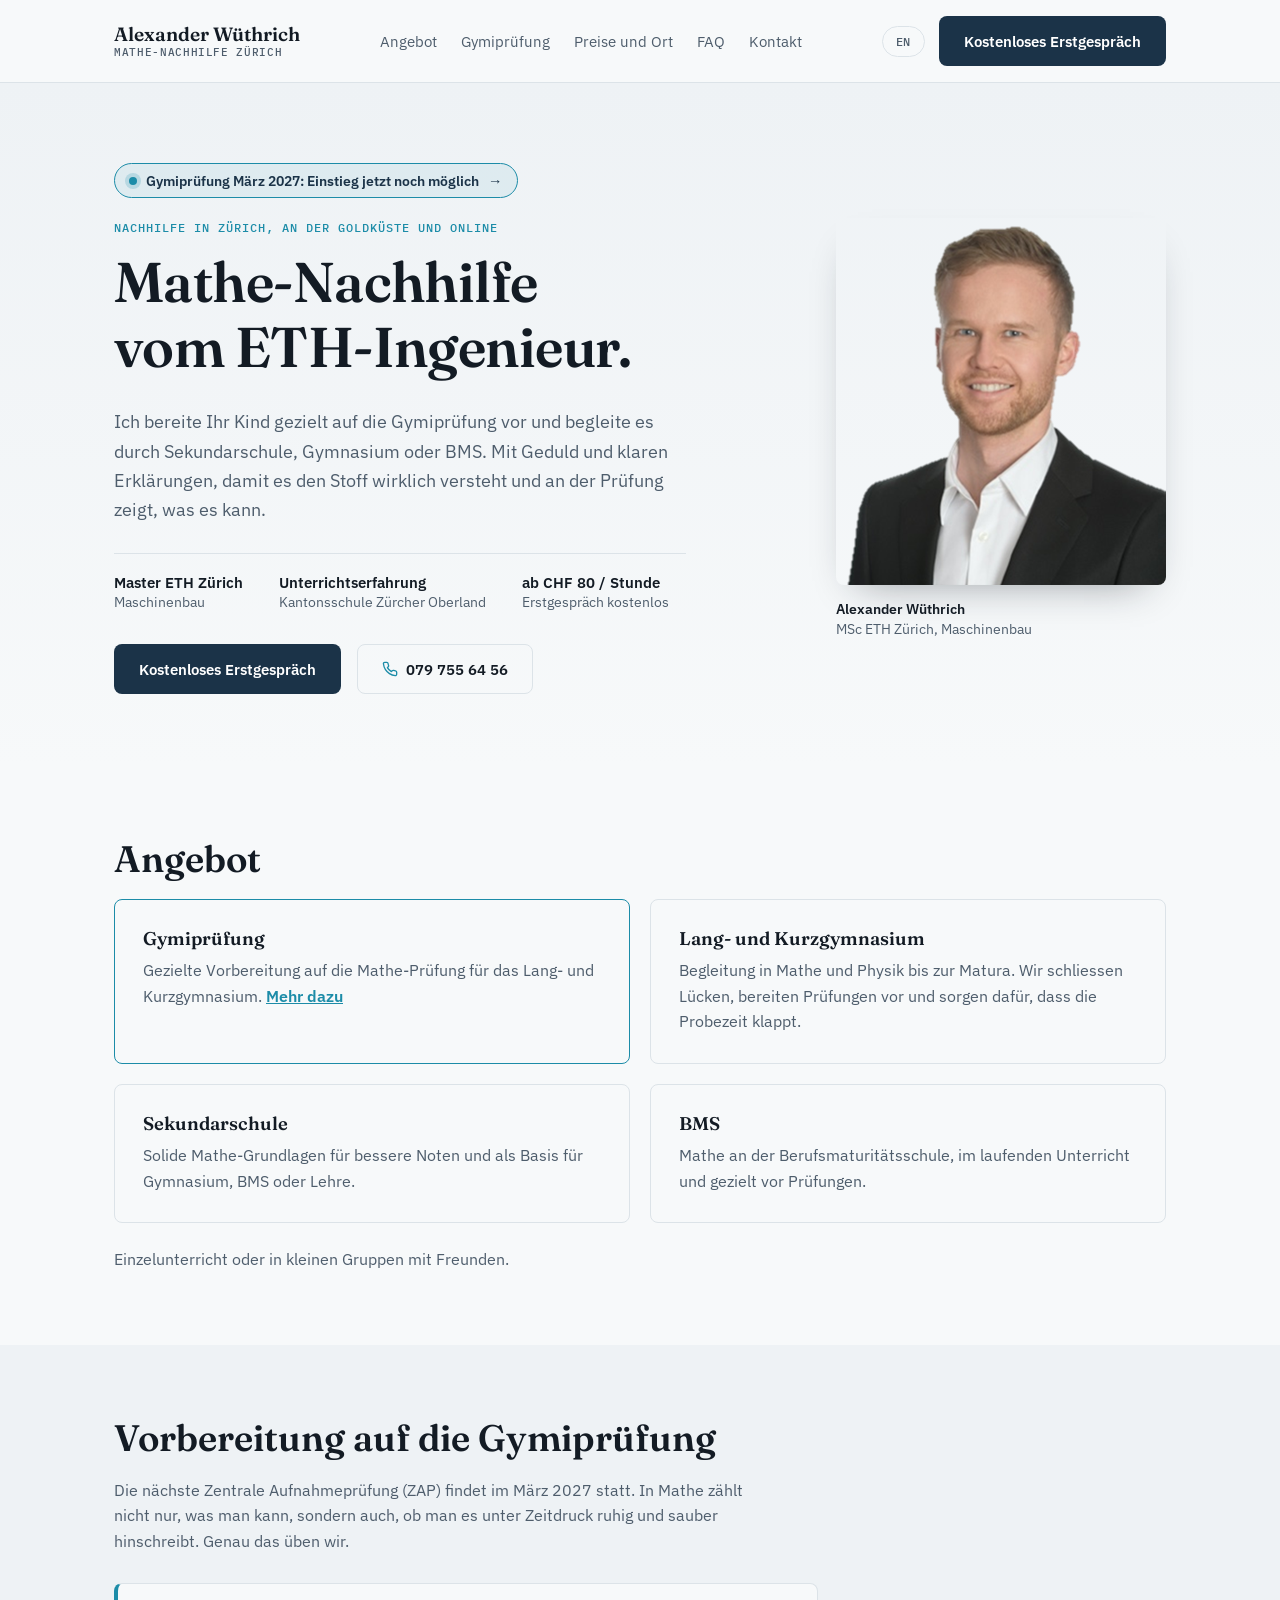
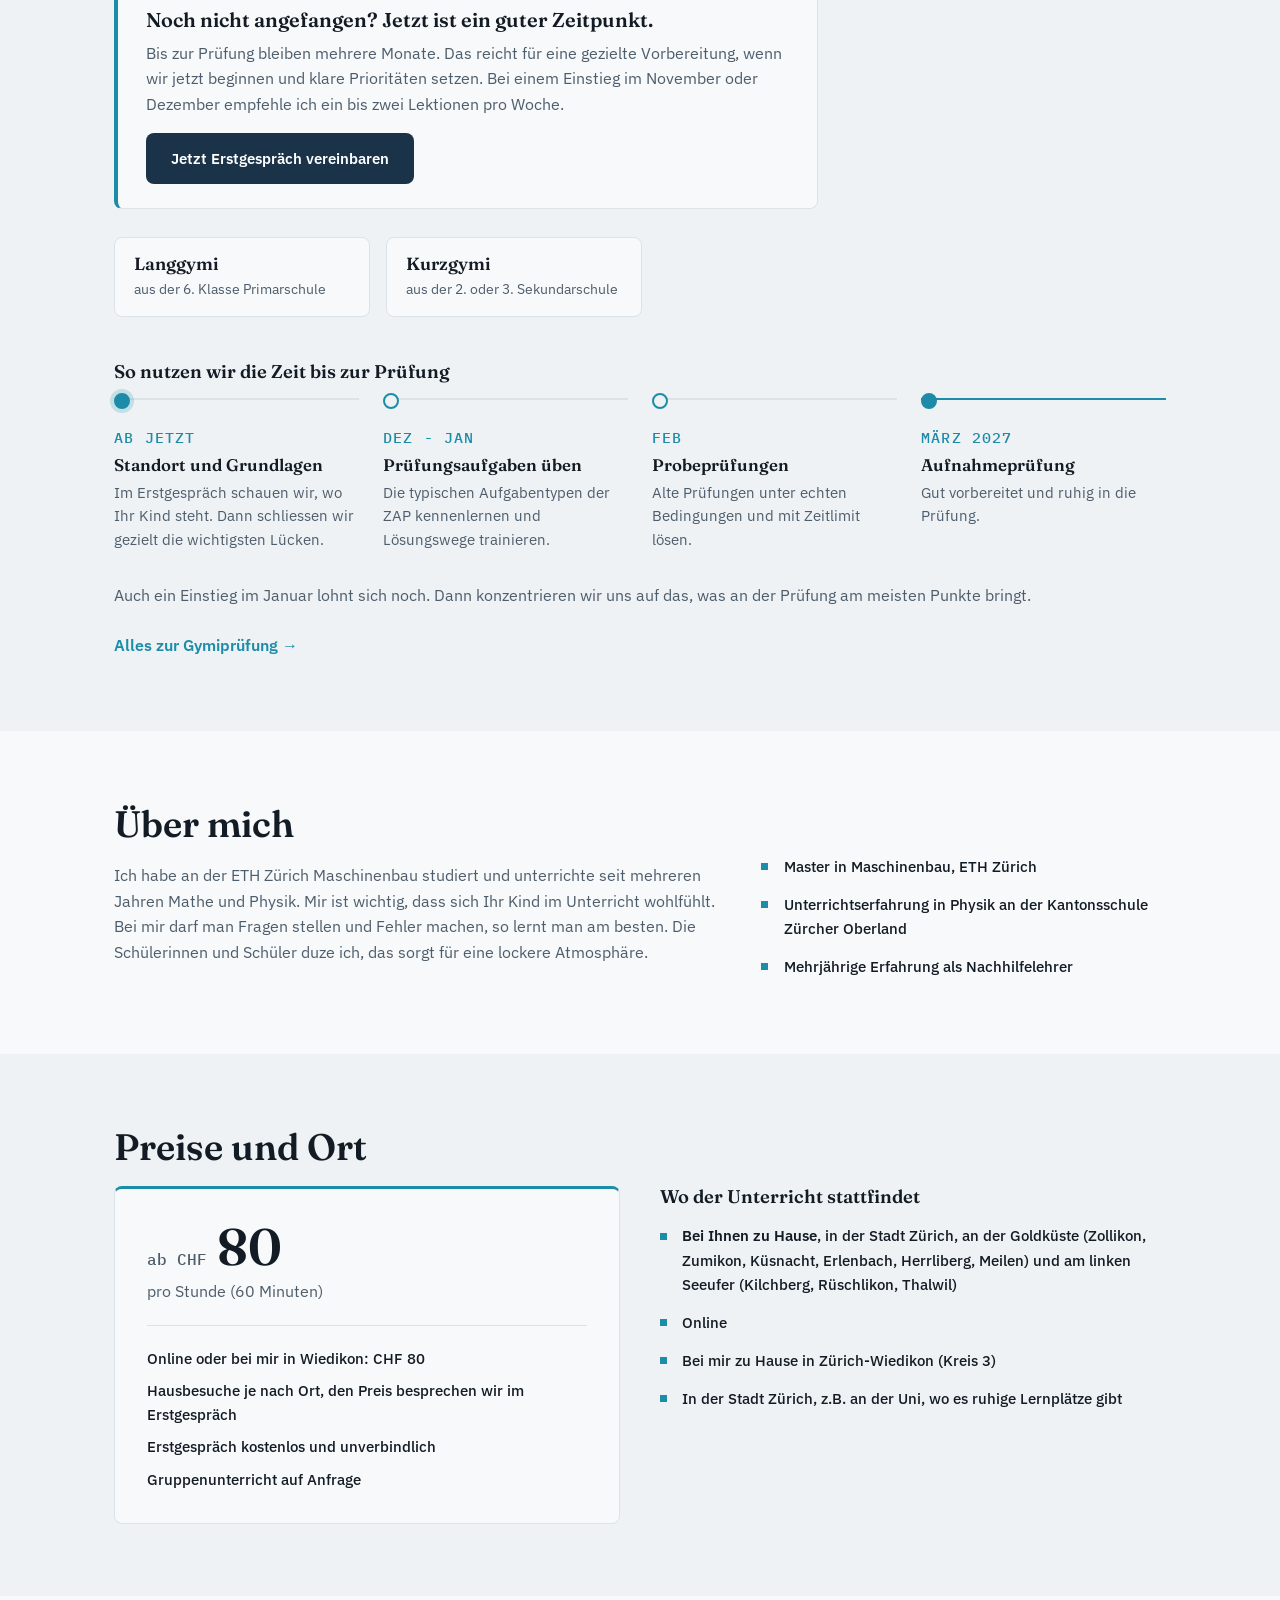
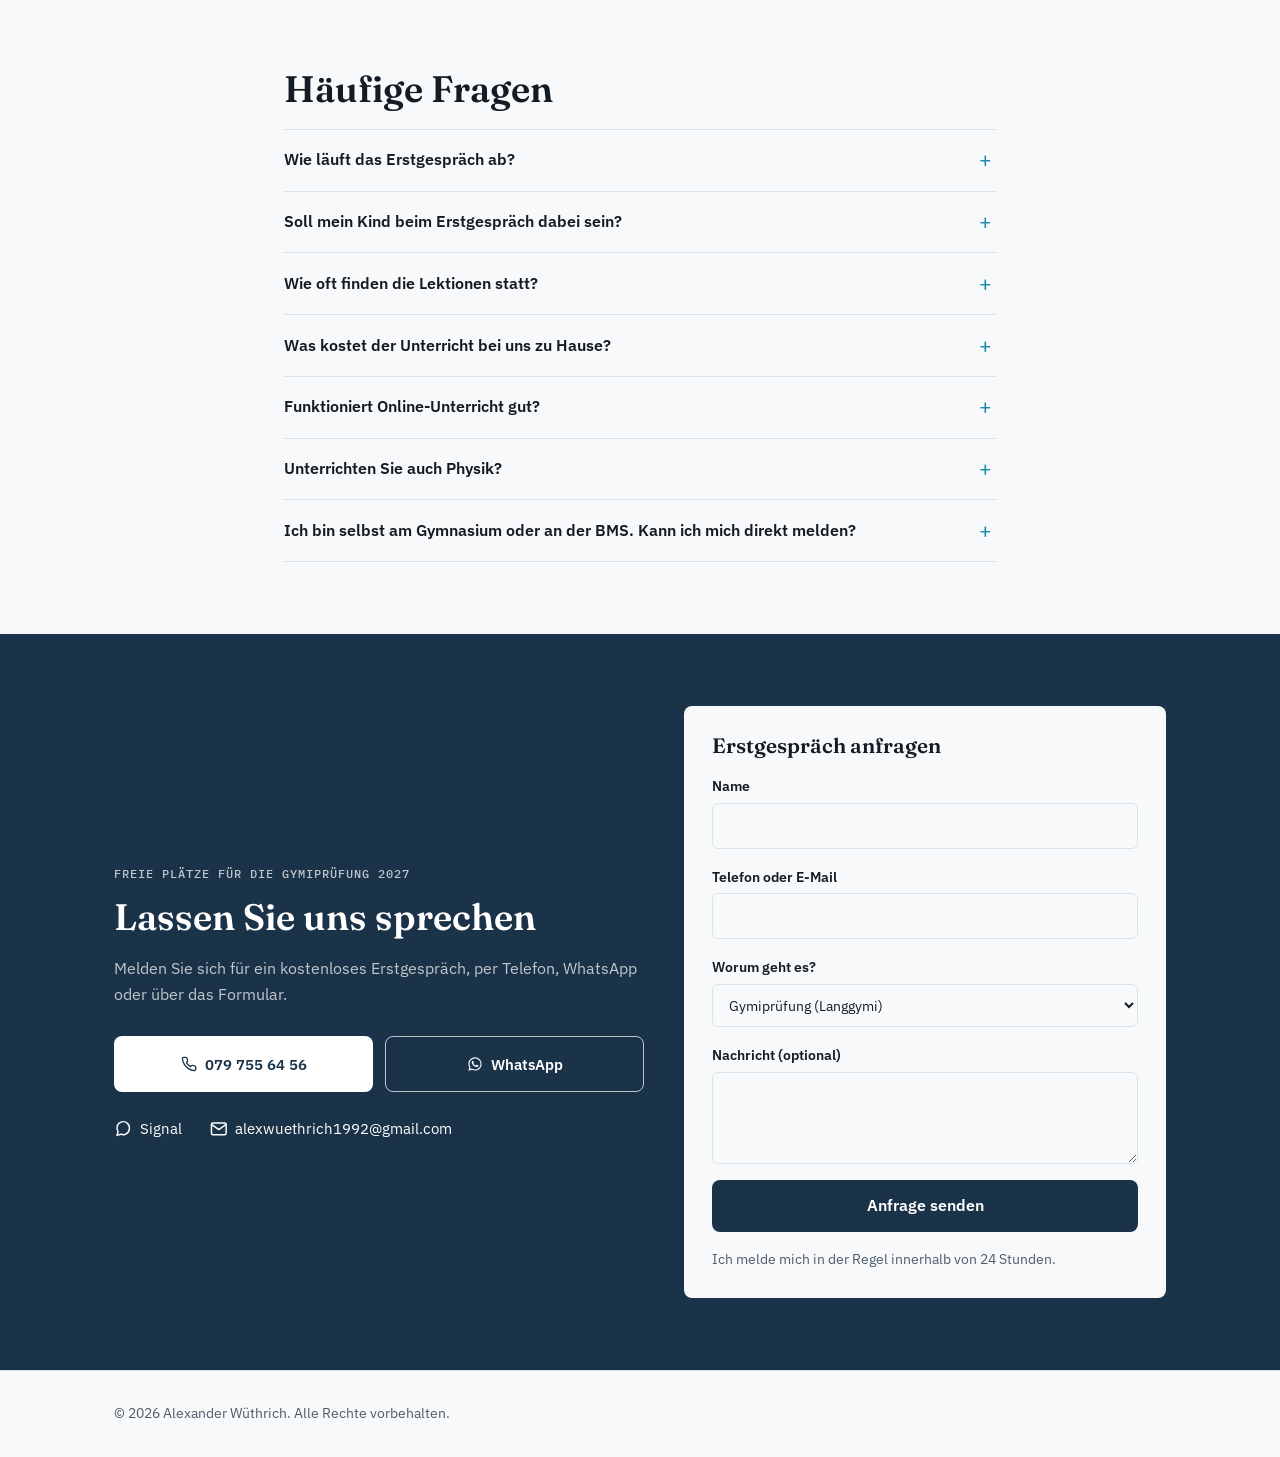
<file: index.html>
<!doctype html>
<html lang="de" data-lang="de"
      data-title-de="Mathe-Nachhilfe Zürich - Gymiprüfung 2027, Gymnasium, Sek &amp; BMS | Alexander Wüthrich"
      data-title-en="Math Tutoring Zurich - Gymi Exam 2027, Gymnasium, Sek &amp; BMS | Alexander Wüthrich"
      data-desc-de="Mathe-Nachhilfe in Zürich und an der Goldküste vom ETH-Ingenieur: Vorbereitung auf die Gymiprüfung 2027 (Lang- und Kurzgymi), Einstieg jetzt noch möglich, Gymnasium, Sekundarschule und BMS. ab CHF 80 pro Stunde, Erstgespräch kostenlos."
      data-desc-en="Math tutoring in Zurich and on the Gold Coast from an ETH engineer: Gymi entrance exam 2027 prep (Langgymi and Kurzgymi), still time to start now, Gymnasium, Sekundarschule and BMS. from CHF 80 per hour, first conversation free.">
<head>
  <meta charset="UTF-8">
  <meta name="viewport" content="width=device-width, initial-scale=1.0">
  <title>Mathe-Nachhilfe Zürich - Gymiprüfung 2027, Gymnasium, Sek &amp; BMS | Alexander Wüthrich</title>
  <meta name="description" content="Mathe-Nachhilfe in Zürich und an der Goldküste vom ETH-Ingenieur: Vorbereitung auf die Gymiprüfung 2027 (Lang- und Kurzgymi), Einstieg jetzt noch möglich, Gymnasium, Sekundarschule und BMS. ab CHF 80 pro Stunde, Erstgespräch kostenlos.">
  <link rel="canonical" href="https://mathecoach-zuerich.ch/">
  <link rel="icon" href="data:image/svg+xml,%3Csvg xmlns='http://www.w3.org/2000/svg' viewBox='0 0 64 64'%3E%3Crect width='64' height='64' rx='14' fill='%231B3348'/%3E%3Cpath d='M10 36l7-3 9 17 11-34h17' fill='none' stroke='%23fff' stroke-width='5' stroke-linecap='round' stroke-linejoin='round'/%3E%3C/svg%3E">
  <link rel="preload" href="fonts/ibm-plex-sans-latin.woff2" as="font" type="font/woff2" crossorigin>
  <link rel="preload" href="fonts/fraunces-600-latin.woff2" as="font" type="font/woff2" crossorigin>
  <link rel="stylesheet" href="styles.css?v=8">
  <script>document.documentElement.classList.add('js');</script>
</head>
<body>

  <header class="site-header">
    <div class="container header-inner">
      <a href="#" class="logo">
        Alexander Wüthrich
        <span class="logo-sub"><span class="lang-de">Mathe-Nachhilfe Zürich</span><span class="lang-en">Math tutoring Zurich</span></span>
      </a>
      <button class="nav-toggle" id="nav-toggle" aria-label="Menü öffnen" aria-expanded="false" aria-controls="nav">
        <span></span><span></span><span></span>
      </button>
      <nav class="nav" id="nav">
        <a href="#angebot"><span class="lang-de">Angebot</span><span class="lang-en">Services</span></a>
        <a href="gymipruefung/"><span class="lang-de">Gymiprüfung</span><span class="lang-en">Gymi exam</span></a>
        <a href="#preise"><span class="lang-de">Preise und Ort</span><span class="lang-en">Rates and location</span></a>
        <a href="#faq">FAQ</a>
        <a href="#kontakt"><span class="lang-de">Kontakt</span><span class="lang-en">Contact</span></a>
      </nav>
      <div class="header-actions">
        <button class="lang-toggle" id="lang-toggle" aria-label="Switch language / Sprache wechseln">EN</button>
        <a href="#kontakt" class="btn btn-primary nav-cta">
          <span class="lang-de">Kostenloses Erstgespräch</span>
          <span class="lang-en">Free first chat</span>
        </a>
      </div>
    </div>
  </header>

  <section class="hero">
    <div class="container hero-inner">
      <div class="hero-text">
        <a href="gymipruefung/" class="season-badge">
          <span class="season-dot" aria-hidden="true"></span>
          <span class="lang-de">Gymiprüfung März 2027: Einstieg jetzt noch möglich</span>
          <span class="lang-en">Gymi exam March 2027: there's still time to start</span>
          <span aria-hidden="true">&rarr;</span>
        </a>
        <p class="eyebrow">
          <span class="lang-de">Nachhilfe in Zürich, an der Goldküste und online</span>
          <span class="lang-en">Tutoring in Zurich, on the Gold Coast and online</span>
        </p>
        <h1>
          <span class="lang-de">Mathe-Nachhilfe vom ETH-Ingenieur.</span>
          <span class="lang-en">Math tutoring from an ETH engineer.</span>
        </h1>
        <p class="hero-sub">
          <span class="lang-de">Ich bereite Ihr Kind gezielt auf die Gymiprüfung vor und begleite es durch Sekundarschule, Gymnasium oder BMS. Mit Geduld und klaren Erklärungen, damit es den Stoff wirklich versteht und an der Prüfung zeigt, was es kann.</span>
          <span class="lang-en">I prepare your child for the Gymi entrance exam and support them through Sekundarschule, Gymnasium or BMS. With patience and clear explanations, so they really understand the material and can show what they know in the exam.</span>
        </p>
        <ul class="hero-facts">
          <li>
            <strong><span class="lang-de">Master ETH Zürich</span><span class="lang-en">Master's, ETH Zurich</span></strong>
            <span class="lang-de">Maschinenbau</span><span class="lang-en">Mechanical Engineering</span>
          </li>
          <li>
            <strong><span class="lang-de">Unterrichtserfahrung</span><span class="lang-en">Teaching experience</span></strong>
            <span class="lang-de">Kantonsschule Zürcher Oberland</span><span class="lang-en">Kantonsschule Zürcher Oberland</span>
          </li>
          <li>
            <strong><span class="lang-de">ab CHF 80 / Stunde</span><span class="lang-en">from CHF 80 / hour</span></strong>
            <span class="lang-de">Erstgespräch kostenlos</span><span class="lang-en">First conversation free</span>
          </li>
        </ul>
        <div class="hero-actions">
          <a href="#kontakt" class="btn btn-primary">
            <span class="lang-de">Kostenloses Erstgespräch</span>
            <span class="lang-en">Free first conversation</span>
          </a>
          <a href="tel:+41797556456" class="btn btn-secondary">
            <svg class="btn-icon" viewBox="0 0 24 24" fill="none" stroke="currentColor" stroke-width="2" stroke-linecap="round" stroke-linejoin="round" aria-hidden="true"><path d="M22 16.92v3a2 2 0 0 1-2.18 2 19.79 19.79 0 0 1-8.63-3.07 19.5 19.5 0 0 1-6-6 19.79 19.79 0 0 1-3.07-8.67A2 2 0 0 1 4.11 2h3a2 2 0 0 1 2 1.72c.127.96.361 1.903.7 2.81a2 2 0 0 1-.45 2.11L8.09 9.91a16 16 0 0 0 6 6l1.27-1.27a2 2 0 0 1 2.11-.45c.907.339 1.85.573 2.81.7A2 2 0 0 1 22 16.92z"/></svg>
            079 755 64 56
          </a>
        </div>
      </div>
      <figure class="hero-photo">
        <img class="hero-photo-img" src="alexander-wuethrich.png" alt="Alexander Wüthrich" width="330" height="367">
        <figcaption>
          <strong>Alexander Wüthrich</strong>
          <span class="lang-de">MSc ETH Zürich, Maschinenbau</span><span class="lang-en">MSc ETH Zurich, Mechanical Engineering</span>
        </figcaption>
      </figure>
    </div>
  </section>

  <section id="angebot" class="section">
    <div class="container">
      <h2><span class="lang-de">Angebot</span><span class="lang-en">Services</span></h2>
      <div class="grid grid-2">
        <div class="card card-featured reveal">
          <h3><span class="lang-de">Gymiprüfung</span><span class="lang-en">Gymi entrance exam</span></h3>
          <p>
            <span class="lang-de">Gezielte Vorbereitung auf die Mathe-Prüfung für das Lang- und Kurzgymnasium. <a href="gymipruefung/">Mehr dazu</a></span>
            <span class="lang-en">Focused preparation for the math exam for Langgymnasium and Kurzgymnasium. <a href="gymipruefung/">Learn more</a></span>
          </p>
        </div>
        <div class="card reveal">
          <h3><span class="lang-de">Lang- und Kurzgymnasium</span><span class="lang-en">Langgymnasium and Kurzgymnasium</span></h3>
          <p>
            <span class="lang-de">Begleitung in Mathe und Physik bis zur Matura. Wir schliessen Lücken, bereiten Prüfungen vor und sorgen dafür, dass die Probezeit klappt.</span>
            <span class="lang-en">Support in math and physics all the way to the Matura. We close gaps, prepare for tests and make sure the probation period goes well.</span>
          </p>
        </div>
        <div class="card reveal">
          <h3><span class="lang-de">Sekundarschule</span><span class="lang-en">Sekundarschule</span></h3>
          <p>
            <span class="lang-de">Solide Mathe-Grundlagen für bessere Noten und als Basis für Gymnasium, BMS oder Lehre.</span>
            <span class="lang-en">Solid math foundations for better grades and a good basis for Gymnasium, BMS or an apprenticeship.</span>
          </p>
        </div>
        <div class="card reveal">
          <h3><span class="lang-de">BMS</span><span class="lang-en">BMS</span></h3>
          <p>
            <span class="lang-de">Mathe an der Berufsmaturitätsschule, im laufenden Unterricht und gezielt vor Prüfungen.</span>
            <span class="lang-en">Math at the Berufsmaturitätsschule, alongside regular classes and focused before exams.</span>
          </p>
        </div>
      </div>
      <p class="section-note">
        <span class="lang-de">Einzelunterricht oder in kleinen Gruppen mit Freunden.</span>
        <span class="lang-en">One-on-one or in small groups with friends.</span>
      </p>
    </div>
  </section>

  <section id="gymipruefung" class="section section-alt">
    <div class="container">
      <h2><span class="lang-de">Vorbereitung auf die Gymiprüfung</span><span class="lang-en">Gymi entrance exam prep</span></h2>
      <p class="section-intro">
        <span class="lang-de">Die nächste Zentrale Aufnahmeprüfung (ZAP) findet im März 2027 statt. In Mathe zählt nicht nur, was man kann, sondern auch, ob man es unter Zeitdruck ruhig und sauber hinschreibt. Genau das üben wir.</span>
        <span class="lang-en">The next central entrance exam (ZAP) takes place in March 2027. In math, it's not just about what you know, but whether you can get it down calmly and cleanly under time pressure. That's exactly what we practice.</span>
      </p>
      <div class="season-callout">
        <h3><span class="lang-de">Noch nicht angefangen? Jetzt ist ein guter Zeitpunkt.</span><span class="lang-en">Haven't started yet? Now is a good time.</span></h3>
        <p>
          <span class="lang-de">Bis zur Prüfung bleiben mehrere Monate. Das reicht für eine gezielte Vorbereitung, wenn wir jetzt beginnen und klare Prioritäten setzen. Bei einem Einstieg im November oder Dezember empfehle ich ein bis zwei Lektionen pro Woche.</span>
          <span class="lang-en">There are still several months until the exam. That's enough for focused preparation if we start now and set clear priorities. When starting in November or December, I recommend one or two lessons per week.</span>
        </p>
        <a href="#kontakt" class="btn btn-primary">
          <span class="lang-de">Jetzt Erstgespräch vereinbaren</span>
          <span class="lang-en">Book a first conversation</span>
        </a>
      </div>
      <div class="tracks">
        <div class="track">
          <h3>Langgymi</h3>
          <p><span class="lang-de">aus der 6. Klasse Primarschule</span><span class="lang-en">from 6th grade of primary school</span></p>
        </div>
        <div class="track">
          <h3>Kurzgymi</h3>
          <p><span class="lang-de">aus der 2. oder 3. Sekundarschule</span><span class="lang-en">from 2nd or 3rd year of Sekundarschule</span></p>
        </div>
      </div>
      <h3 class="list-title"><span class="lang-de">So nutzen wir die Zeit bis zur Prüfung</span><span class="lang-en">How we use the time until the exam</span></h3>
      <ol class="timeline">
        <li class="reveal timeline-now">
          <p class="label"><span class="lang-de">Ab jetzt</span><span class="lang-en">Starting now</span></p>
          <h3><span class="lang-de">Standort und Grundlagen</span><span class="lang-en">Assessment and basics</span></h3>
          <p><span class="lang-de">Im Erstgespräch schauen wir, wo Ihr Kind steht. Dann schliessen wir gezielt die wichtigsten Lücken.</span><span class="lang-en">In the first conversation we see where your child stands. Then we close the most important gaps.</span></p>
        </li>
        <li class="reveal">
          <p class="label"><span class="lang-de">Dez - Jan</span><span class="lang-en">Dec - Jan</span></p>
          <h3><span class="lang-de">Prüfungsaufgaben üben</span><span class="lang-en">Practice exam problems</span></h3>
          <p><span class="lang-de">Die typischen Aufgabentypen der ZAP kennenlernen und Lösungswege trainieren.</span><span class="lang-en">Get to know the typical ZAP problem types and practice how to solve them.</span></p>
        </li>
        <li class="reveal">
          <p class="label"><span class="lang-de">Feb</span><span class="lang-en">Feb</span></p>
          <h3><span class="lang-de">Probeprüfungen</span><span class="lang-en">Practice exams</span></h3>
          <p><span class="lang-de">Alte Prüfungen unter echten Bedingungen und mit Zeitlimit lösen.</span><span class="lang-en">Solve past exams under real conditions, with a time limit.</span></p>
        </li>
        <li class="reveal timeline-exam">
          <p class="label"><span class="lang-de">März 2027</span><span class="lang-en">March 2027</span></p>
          <h3><span class="lang-de">Aufnahmeprüfung</span><span class="lang-en">Entrance exam</span></h3>
          <p><span class="lang-de">Gut vorbereitet und ruhig in die Prüfung.</span><span class="lang-en">Well prepared and calm on exam day.</span></p>
        </li>
      </ol>
      <p class="section-note">
        <span class="lang-de">Auch ein Einstieg im Januar lohnt sich noch. Dann konzentrieren wir uns auf das, was an der Prüfung am meisten Punkte bringt.</span>
        <span class="lang-en">Even starting in January is still worth it. We then focus on what earns the most points in the exam.</span>
      </p>
      <p class="section-note">
        <a href="gymipruefung/" class="text-link"><span class="lang-de">Alles zur Gymiprüfung</span><span class="lang-en">Everything about the Gymi exam</span> &rarr;</a>
      </p>
    </div>
  </section>

  <section id="ueber-mich" class="section">
    <div class="container about-inner reveal">
      <div>
        <h2><span class="lang-de">Über mich</span><span class="lang-en">About me</span></h2>
        <p>
          <span class="lang-de">Ich habe an der ETH Zürich Maschinenbau studiert und unterrichte seit mehreren Jahren Mathe und Physik. Mir ist wichtig, dass sich Ihr Kind im Unterricht wohlfühlt. Bei mir darf man Fragen stellen und Fehler machen, so lernt man am besten. Die Schülerinnen und Schüler duze ich, das sorgt für eine lockere Atmosphäre.</span>
          <span class="lang-en">I studied Mechanical Engineering at ETH Zurich and have been teaching math and physics for several years. What matters to me is that your child feels comfortable. They can ask questions and make mistakes, that's how people actually learn.</span>
        </p>
      </div>
      <ul class="accent-list">
        <li><span class="lang-de">Master in Maschinenbau, ETH Zürich</span><span class="lang-en">Master's degree in Mechanical Engineering, ETH Zurich</span></li>
        <li><span class="lang-de">Unterrichtserfahrung in Physik an der Kantonsschule Zürcher Oberland</span><span class="lang-en">Teaching experience in physics at Kantonsschule Zürcher Oberland</span></li>
        <li><span class="lang-de">Mehrjährige Erfahrung als Nachhilfelehrer</span><span class="lang-en">Several years of experience as a tutor</span></li>
      </ul>
    </div>
  </section>

  <section id="preise" class="section section-alt">
    <div class="container">
      <h2><span class="lang-de">Preise und Ort</span><span class="lang-en">Rates and location</span></h2>
      <div class="split">
        <div class="price-box">
          <p class="price"><span class="price-currency"><span class="lang-de">ab CHF</span><span class="lang-en">from CHF</span></span><span class="price-amount">80</span></p>
          <p class="price-unit"><span class="lang-de">pro Stunde (60 Minuten)</span><span class="lang-en">per hour (60 minutes)</span></p>
          <ul class="price-details">
            <li><span class="lang-de">Online oder bei mir in Wiedikon: CHF 80</span><span class="lang-en">Online or at my place in Wiedikon: CHF 80</span></li>
            <li><span class="lang-de">Hausbesuche je nach Ort, den Preis besprechen wir im Erstgespräch</span><span class="lang-en">Home visits depending on location, we agree on the price in the first conversation</span></li>
            <li><span class="lang-de">Erstgespräch kostenlos und unverbindlich</span><span class="lang-en">First conversation free, no strings attached</span></li>
            <li><span class="lang-de">Gruppenunterricht auf Anfrage</span><span class="lang-en">Group lessons on request</span></li>
          </ul>
        </div>
        <div>
          <h3 class="list-title"><span class="lang-de">Wo der Unterricht stattfindet</span><span class="lang-en">Where lessons take place</span></h3>
          <ul class="accent-list">
            <li><span class="lang-de"><strong>Bei Ihnen zu Hause</strong>, in der Stadt Zürich, an der Goldküste (Zollikon, Zumikon, Küsnacht, Erlenbach, Herrliberg, Meilen) und am linken Seeufer (Kilchberg, Rüschlikon, Thalwil)</span><span class="lang-en"><strong>At your home</strong>, in the city of Zurich, on the Gold Coast (Zollikon, Zumikon, Küsnacht, Erlenbach, Herrliberg, Meilen) and on the left lakeshore (Kilchberg, Rüschlikon, Thalwil)</span></li>
            <li><span class="lang-de">Online</span><span class="lang-en">Online</span></li>
            <li><span class="lang-de">Bei mir zu Hause in Zürich-Wiedikon (Kreis 3)</span><span class="lang-en">At my place in Zurich-Wiedikon (district 3)</span></li>
            <li><span class="lang-de">In der Stadt Zürich, z.B. an der Uni, wo es ruhige Lernplätze gibt</span><span class="lang-en">In the city of Zurich, e.g. at the university, where there are quiet study spaces</span></li>
          </ul>
        </div>
      </div>
    </div>
  </section>

  <section id="faq" class="section">
    <div class="container faq-inner">
      <h2><span class="lang-de">Häufige Fragen</span><span class="lang-en">Frequently asked questions</span></h2>
      <details>
        <summary><span class="lang-de">Wie läuft das Erstgespräch ab?</span><span class="lang-en">How does the first conversation work?</span></summary>
        <p>
          <span class="lang-de">Wir besprechen telefonisch, per Video oder persönlich, wo Ihr Kind steht, welches Ziel es hat und wie der Unterricht aussehen soll. Das Gespräch ist kostenlos und unverbindlich.</span>
          <span class="lang-en">By phone, video or in person, we talk about where your child stands, what the goal is and what lessons should look like. It's free and there's no commitment.</span>
        </p>
      </details>
      <details>
        <summary><span class="lang-de">Soll mein Kind beim Erstgespräch dabei sein?</span><span class="lang-en">Should my child join the first conversation?</span></summary>
        <p>
          <span class="lang-de">Ja, wenn möglich. So lernen wir uns gleich kennen, und Ihr Kind kann selbst erzählen, wo es Schwierigkeiten hat.</span>
          <span class="lang-en">Yes, if possible. That way we get to know each other right away, and your child can tell me where they're struggling.</span>
        </p>
      </details>
      <details>
        <summary><span class="lang-de">Wie oft finden die Lektionen statt?</span><span class="lang-en">How often are lessons?</span></summary>
        <p>
          <span class="lang-de">Meistens einmal pro Woche. Vor Prüfungen kann es sinnvoll sein, häufiger zu kommen. Die Termine richten sich nach dem Stundenplan Ihres Kindes.</span>
          <span class="lang-en">Usually once a week. Before exams it can make sense to meet more often. Times are arranged around your child's school schedule.</span>
        </p>
      </details>
      <details>
        <summary><span class="lang-de">Was kostet der Unterricht bei uns zu Hause?</span><span class="lang-en">What does it cost if you come to my home?</span></summary>
        <p>
          <span class="lang-de">Das hängt davon ab, wo Sie wohnen. Den Preis besprechen wir im Erstgespräch, er ist vorher klar und ohne Überraschungen.</span>
          <span class="lang-en">That depends on where you live. We agree on the price in the first conversation, so it is clear beforehand with no surprises.</span>
        </p>
      </details>
      <details>
        <summary><span class="lang-de">Funktioniert Online-Unterricht gut?</span><span class="lang-en">Does online tutoring work well?</span></summary>
        <p>
          <span class="lang-de">Ja. Wir sehen uns per Video und rechnen gemeinsam am Bildschirm. Das spart den Weg und eignet sich besonders für ältere Schülerinnen und Schüler.</span>
          <span class="lang-en">Yes. We meet by video and work through problems together on screen. It saves travel time and works especially well for older students.</span>
        </p>
      </details>
      <details>
        <summary><span class="lang-de">Unterrichten Sie auch Physik?</span><span class="lang-en">Do you also teach physics?</span></summary>
        <p>
          <span class="lang-de">Ja, am Gymnasium und für die Matura auch Physik.</span>
          <span class="lang-en">Yes, for Gymnasium and the Matura I also teach physics.</span>
        </p>
      </details>
      <details>
        <summary><span class="lang-de">Ich bin selbst am Gymnasium oder an der BMS. Kann ich mich direkt melden?</span><span class="lang-en">I'm a student myself. Can I get in touch directly?</span></summary>
        <p>
          <span class="lang-de">Ja, gerne. Melde dich einfach per WhatsApp oder Telefon.</span>
          <span class="lang-en">Yes, of course. Just message me on WhatsApp or give me a call.</span>
        </p>
      </details>
    </div>
  </section>

  <section id="kontakt" class="section contact">
    <div class="container contact-inner">
      <div class="contact-intro">
        <p class="eyebrow"><span class="lang-de">Freie Plätze für die Gymiprüfung 2027</span><span class="lang-en">Spots available for the 2027 Gymi exam</span></p>
        <h2><span class="lang-de">Lassen Sie uns sprechen</span><span class="lang-en">Let's talk</span></h2>
        <p>
          <span class="lang-de">Melden Sie sich für ein kostenloses Erstgespräch, per Telefon, WhatsApp oder über das Formular.</span>
          <span class="lang-en">Get in touch for a free first conversation, by phone, WhatsApp or using the form.</span>
        </p>
        <div class="contact-main">
          <a href="tel:+41797556456" class="btn btn-light">
            <svg class="btn-icon" viewBox="0 0 24 24" fill="none" stroke="currentColor" stroke-width="2" stroke-linecap="round" stroke-linejoin="round" aria-hidden="true"><path d="M22 16.92v3a2 2 0 0 1-2.18 2 19.79 19.79 0 0 1-8.63-3.07 19.5 19.5 0 0 1-6-6 19.79 19.79 0 0 1-3.07-8.67A2 2 0 0 1 4.11 2h3a2 2 0 0 1 2 1.72c.127.96.361 1.903.7 2.81a2 2 0 0 1-.45 2.11L8.09 9.91a16 16 0 0 0 6 6l1.27-1.27a2 2 0 0 1 2.11-.45c.907.339 1.85.573 2.81.7A2 2 0 0 1 22 16.92z"/></svg>
            079 755 64 56
          </a>
          <a href="https://wa.me/41797556456?text=Guten%20Tag%2C%20ich%20interessiere%20mich%20f%C3%BCr%20Mathe-Nachhilfe." class="btn btn-outline-light" target="_blank" rel="noopener">
            <svg class="btn-icon" viewBox="0 0 24 24" fill="currentColor" aria-hidden="true"><g transform="translate(2,2) scale(0.833)"><path d="M17.472 14.382c-.297-.149-1.758-.867-2.03-.967-.273-.099-.471-.148-.67.15-.197.297-.767.966-.94 1.164-.173.199-.347.223-.644.075-.297-.15-1.255-.463-2.39-1.475-.883-.788-1.48-1.761-1.653-2.059-.173-.297-.018-.458.13-.606.134-.133.298-.347.446-.52.149-.174.198-.298.298-.497.099-.198.05-.371-.025-.52-.075-.149-.669-1.612-.916-2.207-.242-.579-.487-.5-.669-.51-.173-.008-.371-.01-.57-.01-.198 0-.52.074-.792.372-.272.297-1.04 1.016-1.04 2.479 0 1.462 1.065 2.875 1.213 3.074.149.198 2.096 3.2 5.077 4.487.709.306 1.262.489 1.694.625.712.227 1.36.195 1.871.118.571-.085 1.758-.719 2.006-1.413.248-.694.248-1.289.173-1.413-.074-.124-.272-.198-.57-.347m-5.421 7.403h-.004a9.87 9.87 0 0 1-5.031-1.378l-.361-.214-3.741.982.998-3.648-.235-.374a9.86 9.86 0 0 1-1.51-5.26c.001-5.45 4.436-9.884 9.888-9.884 2.64 0 5.122 1.03 6.988 2.898a9.825 9.825 0 0 1 2.893 6.994c-.003 5.45-4.437 9.884-9.885 9.884m8.413-18.297A11.815 11.815 0 0 0 12.05 0C5.495 0 .16 5.335.157 11.892c0 2.096.547 4.142 1.588 5.945L.057 24l6.305-1.654a11.882 11.882 0 0 0 5.683 1.448h.005c6.554 0 11.89-5.335 11.893-11.893a11.821 11.821 0 0 0-3.48-8.413"/></g></svg>
            WhatsApp
          </a>
          <div class="contact-more">
            <a href="https://signal.me/#p/+41797556456" target="_blank" rel="noopener">
              <svg class="contact-icon" viewBox="0 0 24 24" fill="none" stroke="currentColor" stroke-width="2" stroke-linecap="round" stroke-linejoin="round" aria-hidden="true"><path d="M21 11.5a8.5 8.5 0 0 1-11.78 7.84L4 21l1.66-5.22A8.5 8.5 0 1 1 21 11.5z"/></svg>
              Signal
            </a>
            <a href="mailto:alexwuethrich1992@gmail.com">
              <svg class="contact-icon" viewBox="0 0 24 24" fill="none" stroke="currentColor" stroke-width="2" stroke-linecap="round" stroke-linejoin="round" aria-hidden="true"><path d="M4 4h16c1.1 0 2 .9 2 2v12c0 1.1-.9 2-2 2H4c-1.1 0-2-.9-2-2V6c0-1.1.9-2 2-2z"/><polyline points="22,6 12,13 2,6"/></svg>
              alexwuethrich1992@gmail.com
            </a>
          </div>
        </div>
      </div>
      <form class="contact-form" id="contact-form" action="https://api.web3forms.com/submit" method="POST">
        <input type="hidden" name="access_key" value="682d542c-95d9-46bd-8d39-8efe9ec3ce1b">
        <input type="hidden" name="subject" value="Neue Anfrage über mathecoach-zuerich.ch">
        <input type="hidden" name="from_name" value="mathecoach-zuerich.ch">
        <input type="checkbox" name="botcheck" class="form-trap" tabindex="-1" autocomplete="off" aria-hidden="true">
        <h3><span class="lang-de">Erstgespräch anfragen</span><span class="lang-en">Request a first conversation</span></h3>
        <label>
          <span class="lang-de">Name</span><span class="lang-en">Name</span>
          <input type="text" name="name" autocomplete="name" required>
        </label>
        <label>
          <span class="lang-de">Telefon oder E-Mail</span><span class="lang-en">Phone or email</span>
          <input type="text" name="kontakt" required>
        </label>
        <label>
          <span class="lang-de">Worum geht es?</span><span class="lang-en">What is it about?</span>
          <select name="stufe">
            <option data-de="Gymiprüfung (Langgymi)" data-en="Gymi exam (Langgymi)">Gymiprüfung (Langgymi)</option>
            <option data-de="Gymiprüfung (Kurzgymi)" data-en="Gymi exam (Kurzgymi)">Gymiprüfung (Kurzgymi)</option>
            <option data-de="Gymnasium" data-en="Gymnasium">Gymnasium</option>
            <option data-de="Sekundarschule" data-en="Sekundarschule">Sekundarschule</option>
            <option data-de="BMS" data-en="BMS">BMS</option>
            <option data-de="Etwas anderes" data-en="Something else">Etwas anderes</option>
          </select>
        </label>
        <label>
          <span class="lang-de">Nachricht (optional)</span><span class="lang-en">Message (optional)</span>
          <textarea name="nachricht" rows="3"></textarea>
        </label>
        <button type="submit" class="btn btn-primary">
          <span class="lang-de">Anfrage senden</span><span class="lang-en">Send request</span>
        </button>
        <p class="form-note"><span class="lang-de">Ich melde mich in der Regel innerhalb von 24 Stunden.</span><span class="lang-en">I usually get back to you within 24 hours.</span></p>
        <p class="form-status" id="form-status" role="status" aria-live="polite"></p>
      </form>
    </div>
  </section>

  <nav class="mobile-bar" aria-label="Kontakt">
    <a href="tel:+41797556456" class="btn btn-primary">
      <svg class="btn-icon" viewBox="0 0 24 24" fill="none" stroke="currentColor" stroke-width="2" stroke-linecap="round" stroke-linejoin="round" aria-hidden="true"><path d="M22 16.92v3a2 2 0 0 1-2.18 2 19.79 19.79 0 0 1-8.63-3.07 19.5 19.5 0 0 1-6-6 19.79 19.79 0 0 1-3.07-8.67A2 2 0 0 1 4.11 2h3a2 2 0 0 1 2 1.72c.127.96.361 1.903.7 2.81a2 2 0 0 1-.45 2.11L8.09 9.91a16 16 0 0 0 6 6l1.27-1.27a2 2 0 0 1 2.11-.45c.907.339 1.85.573 2.81.7A2 2 0 0 1 22 16.92z"/></svg>
      <span class="lang-de">Anrufen</span><span class="lang-en">Call</span>
    </a>
    <a href="https://wa.me/41797556456?text=Guten%20Tag%2C%20ich%20interessiere%20mich%20f%C3%BCr%20Mathe-Nachhilfe." class="btn btn-secondary" target="_blank" rel="noopener">
      <svg class="btn-icon" viewBox="0 0 24 24" fill="currentColor" aria-hidden="true"><g transform="translate(2,2) scale(0.833)"><path d="M17.472 14.382c-.297-.149-1.758-.867-2.03-.967-.273-.099-.471-.148-.67.15-.197.297-.767.966-.94 1.164-.173.199-.347.223-.644.075-.297-.15-1.255-.463-2.39-1.475-.883-.788-1.48-1.761-1.653-2.059-.173-.297-.018-.458.13-.606.134-.133.298-.347.446-.52.149-.174.198-.298.298-.497.099-.198.05-.371-.025-.52-.075-.149-.669-1.612-.916-2.207-.242-.579-.487-.5-.669-.51-.173-.008-.371-.01-.57-.01-.198 0-.52.074-.792.372-.272.297-1.04 1.016-1.04 2.479 0 1.462 1.065 2.875 1.213 3.074.149.198 2.096 3.2 5.077 4.487.709.306 1.262.489 1.694.625.712.227 1.36.195 1.871.118.571-.085 1.758-.719 2.006-1.413.248-.694.248-1.289.173-1.413-.074-.124-.272-.198-.57-.347m-5.421 7.403h-.004a9.87 9.87 0 0 1-5.031-1.378l-.361-.214-3.741.982.998-3.648-.235-.374a9.86 9.86 0 0 1-1.51-5.26c.001-5.45 4.436-9.884 9.888-9.884 2.64 0 5.122 1.03 6.988 2.898a9.825 9.825 0 0 1 2.893 6.994c-.003 5.45-4.437 9.884-9.885 9.884m8.413-18.297A11.815 11.815 0 0 0 12.05 0C5.495 0 .16 5.335.157 11.892c0 2.096.547 4.142 1.588 5.945L.057 24l6.305-1.654a11.882 11.882 0 0 0 5.683 1.448h.005c6.554 0 11.89-5.335 11.893-11.893a11.821 11.821 0 0 0-3.48-8.413"/></g></svg>
      WhatsApp
    </a>
  </nav>

  <footer class="site-footer">
    <div class="container">
      <p>&copy; <span id="year"></span> Alexander Wüthrich. <span class="lang-de">Alle Rechte vorbehalten.</span><span class="lang-en">All rights reserved.</span></p>
    </div>
  </footer>

  <script src="script.js?v=8"></script>
</body>
</html>
</file>
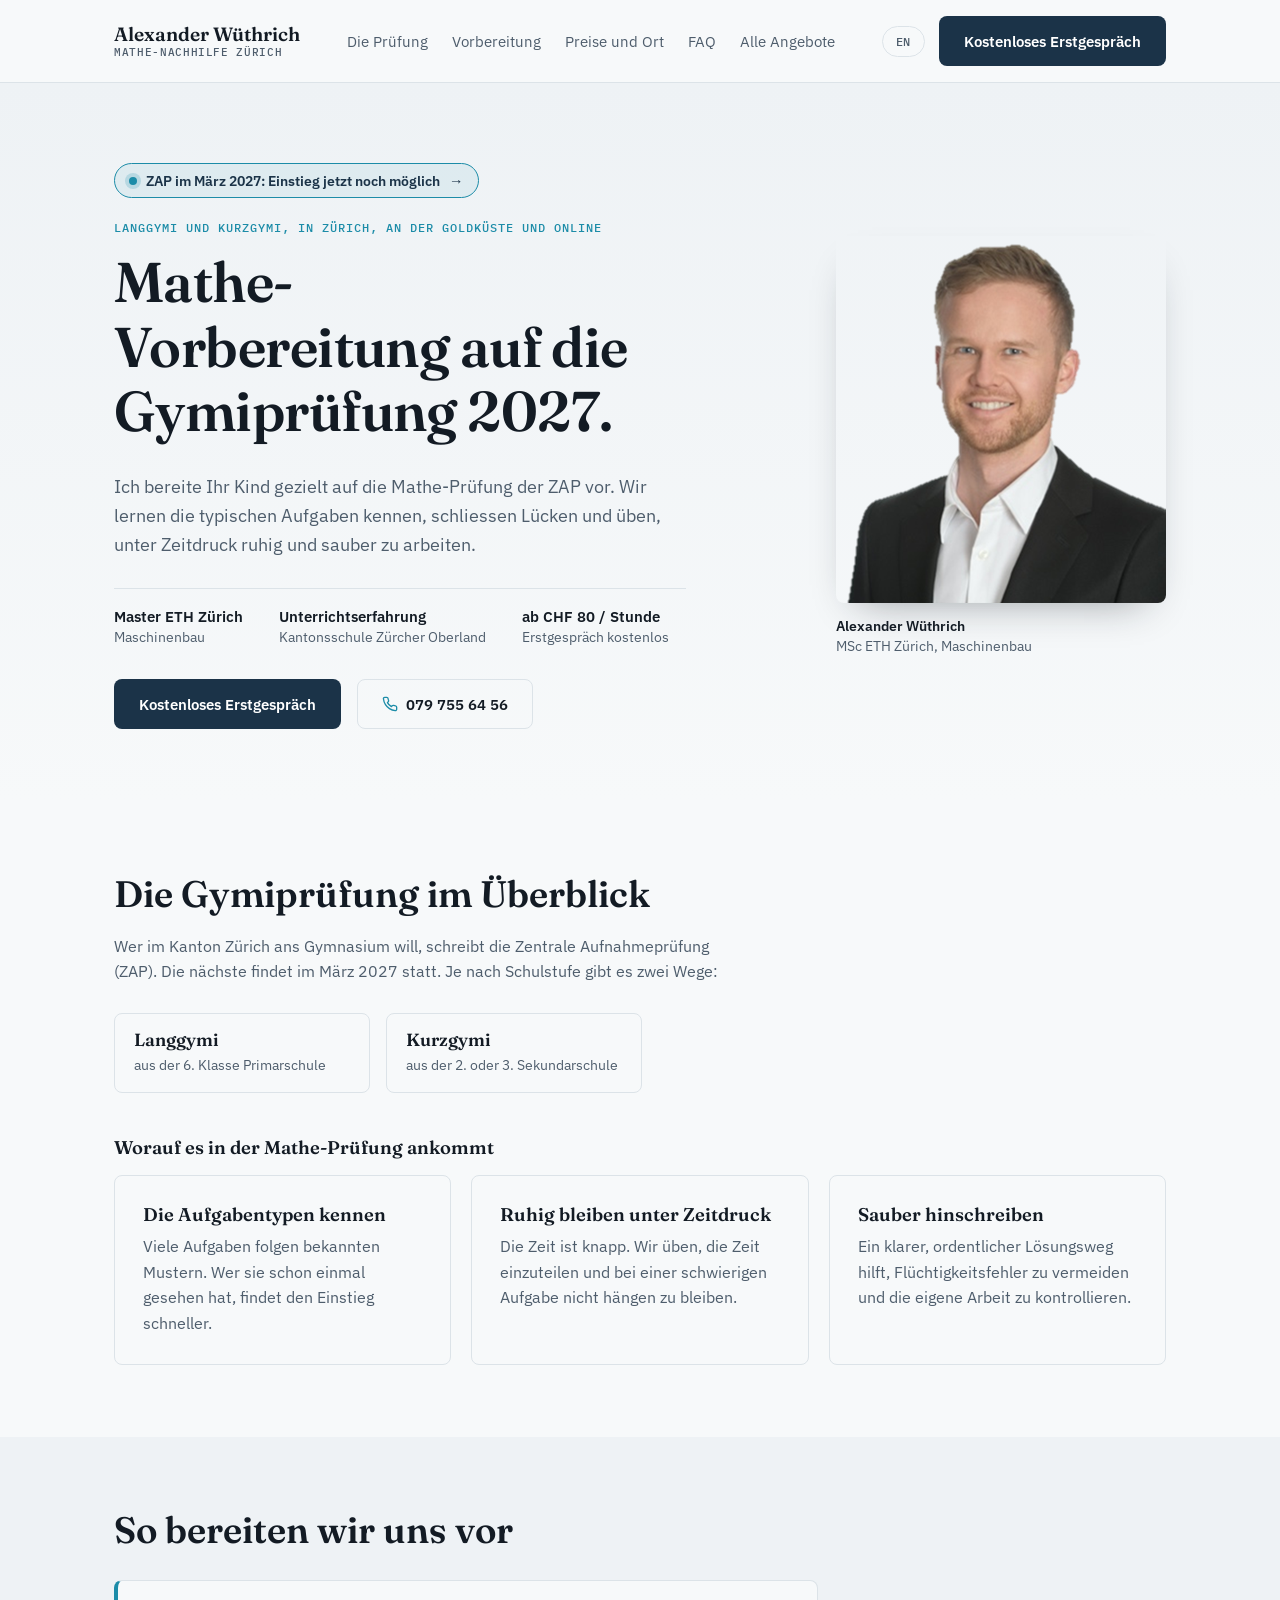
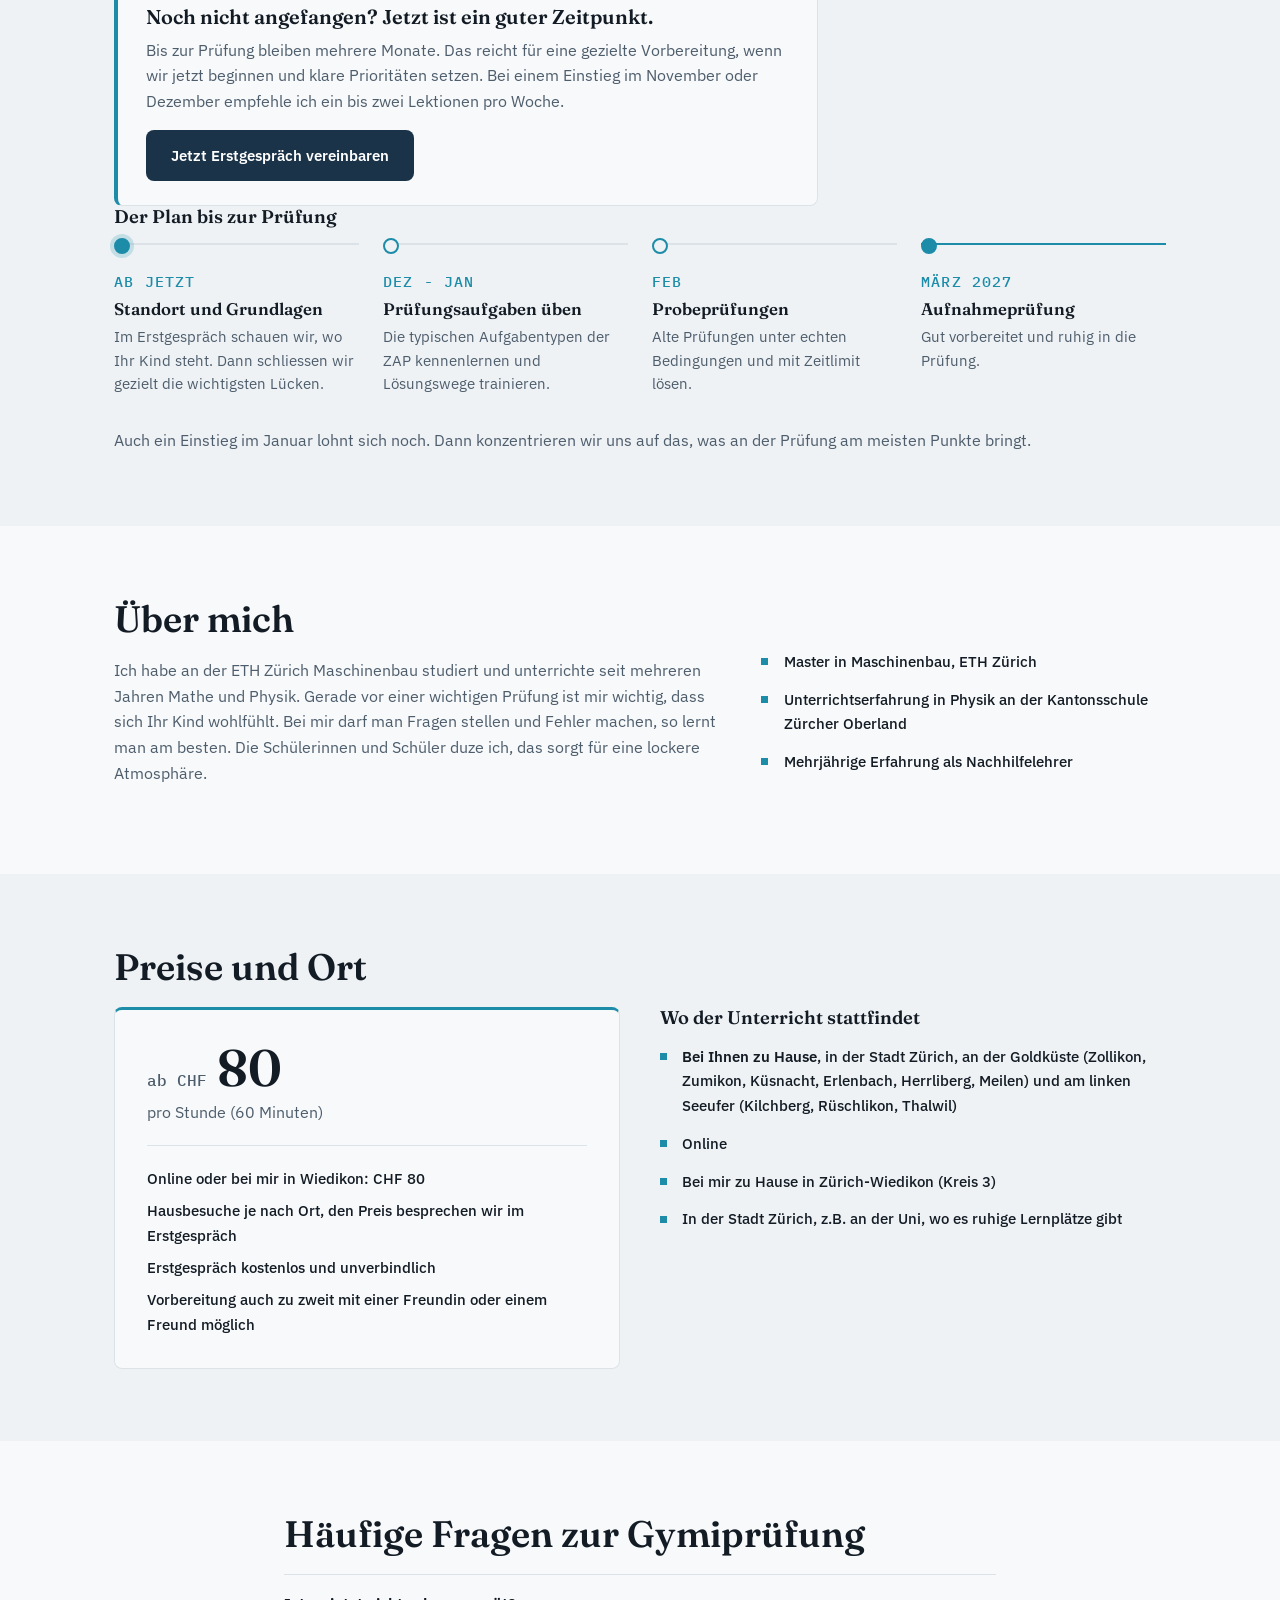
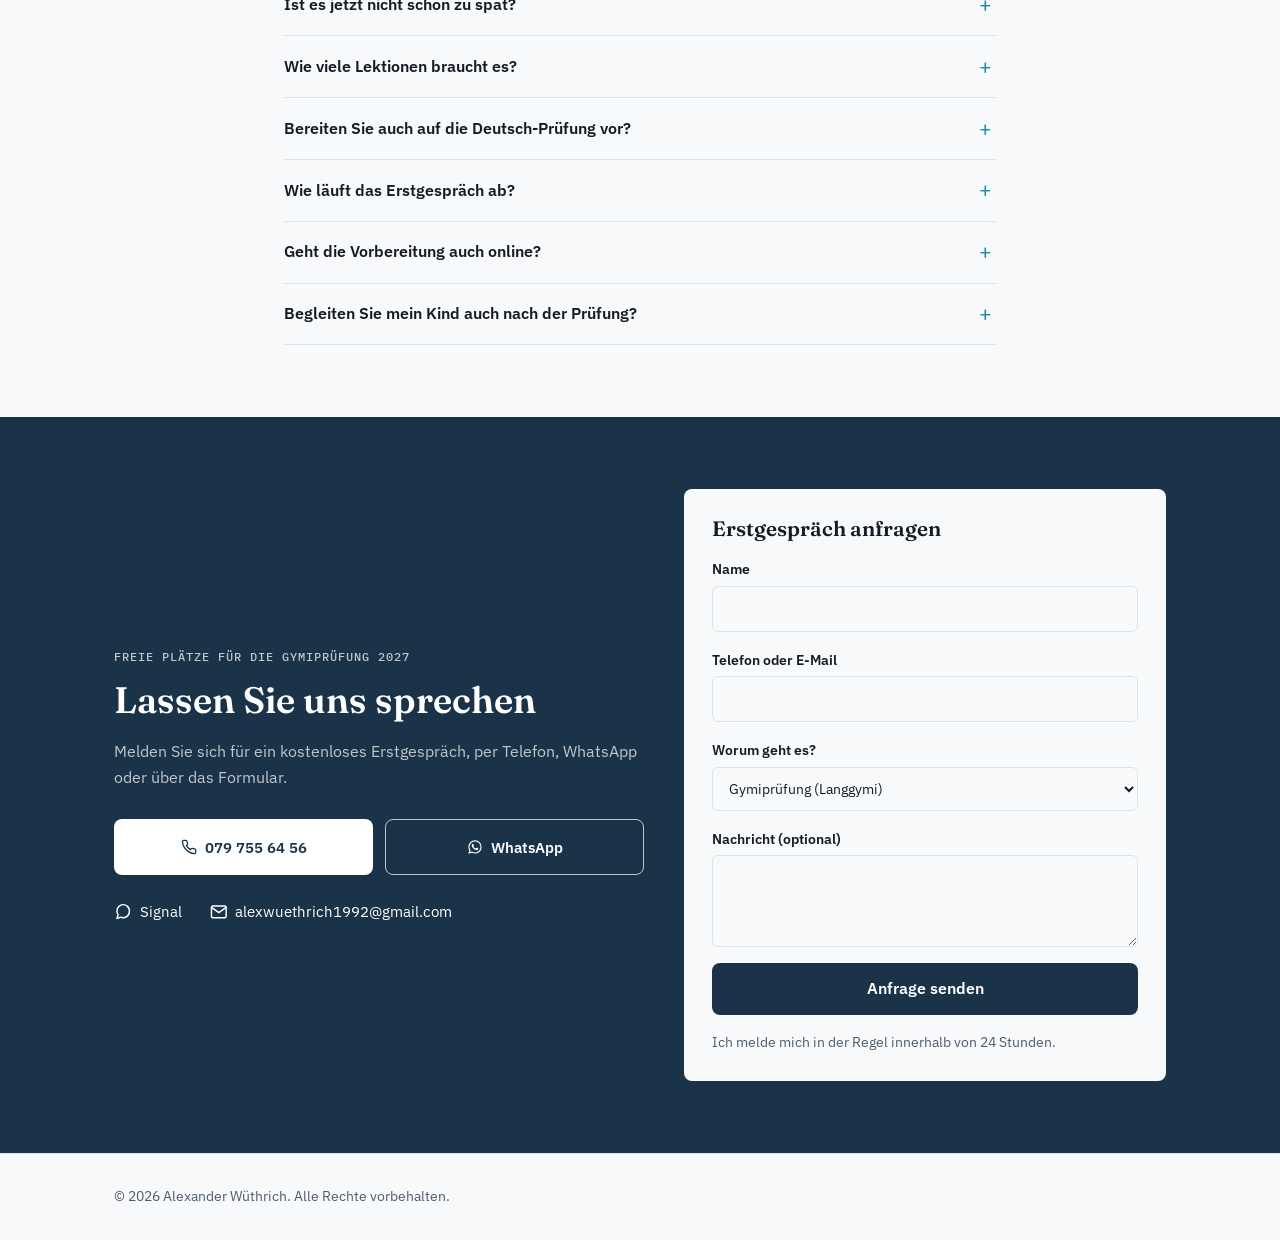
<file: gymipruefung/index.html>
<!doctype html>
<html lang="de" data-lang="de"
      data-title-de="Gymiprüfung 2027 Vorbereitung Mathe Zürich - Langgymi und Kurzgymi | Alexander Wüthrich"
      data-title-en="Gymi Exam 2027 Math Prep Zurich - Langgymi and Kurzgymi | Alexander Wüthrich"
      data-desc-de="Mathe-Vorbereitung auf die Gymiprüfung (ZAP) im März 2027 in Zürich, an der Goldküste und online, vom ETH-Ingenieur. Langgymi und Kurzgymi. Einstieg jetzt noch möglich, Erstgespräch kostenlos."
      data-desc-en="Math prep for the Gymi entrance exam (ZAP) in March 2027 in Zurich, on the Gold Coast and online, from an ETH engineer. Langgymi and Kurzgymi. Still time to start, first conversation free.">
<head>
  <meta charset="UTF-8">
  <meta name="viewport" content="width=device-width, initial-scale=1.0">
  <title>Gymiprüfung 2027 Vorbereitung Mathe Zürich - Langgymi und Kurzgymi | Alexander Wüthrich</title>
  <meta name="description" content="Mathe-Vorbereitung auf die Gymiprüfung (ZAP) im März 2027 in Zürich, an der Goldküste und online, vom ETH-Ingenieur. Langgymi und Kurzgymi. Einstieg jetzt noch möglich, Erstgespräch kostenlos.">
  <link rel="canonical" href="https://mathecoach-zuerich.ch/gymipruefung/">
  <link rel="icon" href="data:image/svg+xml,%3Csvg xmlns='http://www.w3.org/2000/svg' viewBox='0 0 64 64'%3E%3Crect width='64' height='64' rx='14' fill='%231B3348'/%3E%3Cpath d='M10 36l7-3 9 17 11-34h17' fill='none' stroke='%23fff' stroke-width='5' stroke-linecap='round' stroke-linejoin='round'/%3E%3C/svg%3E">
  <link rel="preload" href="../fonts/ibm-plex-sans-latin.woff2" as="font" type="font/woff2" crossorigin>
  <link rel="preload" href="../fonts/fraunces-600-latin.woff2" as="font" type="font/woff2" crossorigin>
  <link rel="stylesheet" href="../styles.css?v=8">
  <script>document.documentElement.classList.add('js');</script>
</head>
<body>

  <header class="site-header">
    <div class="container header-inner">
      <a href="../" class="logo">
        Alexander Wüthrich
        <span class="logo-sub"><span class="lang-de">Mathe-Nachhilfe Zürich</span><span class="lang-en">Math tutoring Zurich</span></span>
      </a>
      <button class="nav-toggle" id="nav-toggle" aria-label="Menü öffnen" aria-expanded="false" aria-controls="nav">
        <span></span><span></span><span></span>
      </button>
      <nav class="nav" id="nav">
        <a href="#pruefung"><span class="lang-de">Die Prüfung</span><span class="lang-en">The exam</span></a>
        <a href="#vorbereitung"><span class="lang-de">Vorbereitung</span><span class="lang-en">Preparation</span></a>
        <a href="#preise"><span class="lang-de">Preise und Ort</span><span class="lang-en">Rates and location</span></a>
        <a href="#faq">FAQ</a>
        <a href="../"><span class="lang-de">Alle Angebote</span><span class="lang-en">All services</span></a>
      </nav>
      <div class="header-actions">
        <button class="lang-toggle" id="lang-toggle" aria-label="Switch language / Sprache wechseln">EN</button>
        <a href="#kontakt" class="btn btn-primary nav-cta">
          <span class="lang-de">Kostenloses Erstgespräch</span>
          <span class="lang-en">Free first chat</span>
        </a>
      </div>
    </div>
  </header>

  <section class="hero">
    <div class="container hero-inner">
      <div class="hero-text">
        <a href="#vorbereitung" class="season-badge">
          <span class="season-dot" aria-hidden="true"></span>
          <span class="lang-de">ZAP im März 2027: Einstieg jetzt noch möglich</span>
          <span class="lang-en">ZAP in March 2027: there's still time to start</span>
          <span aria-hidden="true">&rarr;</span>
        </a>
        <p class="eyebrow">
          <span class="lang-de">Langgymi und Kurzgymi, in Zürich, an der Goldküste und online</span>
          <span class="lang-en">Langgymi and Kurzgymi, in Zurich, on the Gold Coast and online</span>
        </p>
        <h1>
          <span class="lang-de">Mathe-Vorbereitung auf die Gymiprüfung 2027.</span>
          <span class="lang-en">Math prep for the 2027 Gymi exam.</span>
        </h1>
        <p class="hero-sub">
          <span class="lang-de">Ich bereite Ihr Kind gezielt auf die Mathe-Prüfung der ZAP vor. Wir lernen die typischen Aufgaben kennen, schliessen Lücken und üben, unter Zeitdruck ruhig und sauber zu arbeiten.</span>
          <span class="lang-en">I prepare your child specifically for the math part of the ZAP. We get to know the typical problems, close gaps and practice working calmly and cleanly under time pressure.</span>
        </p>
        <ul class="hero-facts">
          <li>
            <strong><span class="lang-de">Master ETH Zürich</span><span class="lang-en">Master's, ETH Zurich</span></strong>
            <span class="lang-de">Maschinenbau</span><span class="lang-en">Mechanical Engineering</span>
          </li>
          <li>
            <strong><span class="lang-de">Unterrichtserfahrung</span><span class="lang-en">Teaching experience</span></strong>
            <span class="lang-de">Kantonsschule Zürcher Oberland</span><span class="lang-en">Kantonsschule Zürcher Oberland</span>
          </li>
          <li>
            <strong><span class="lang-de">ab CHF 80 / Stunde</span><span class="lang-en">from CHF 80 / hour</span></strong>
            <span class="lang-de">Erstgespräch kostenlos</span><span class="lang-en">First conversation free</span>
          </li>
        </ul>
        <div class="hero-actions">
          <a href="#kontakt" class="btn btn-primary">
            <span class="lang-de">Kostenloses Erstgespräch</span>
            <span class="lang-en">Free first conversation</span>
          </a>
          <a href="tel:+41797556456" class="btn btn-secondary">
            <svg class="btn-icon" viewBox="0 0 24 24" fill="none" stroke="currentColor" stroke-width="2" stroke-linecap="round" stroke-linejoin="round" aria-hidden="true"><path d="M22 16.92v3a2 2 0 0 1-2.18 2 19.79 19.79 0 0 1-8.63-3.07 19.5 19.5 0 0 1-6-6 19.79 19.79 0 0 1-3.07-8.67A2 2 0 0 1 4.11 2h3a2 2 0 0 1 2 1.72c.127.96.361 1.903.7 2.81a2 2 0 0 1-.45 2.11L8.09 9.91a16 16 0 0 0 6 6l1.27-1.27a2 2 0 0 1 2.11-.45c.907.339 1.85.573 2.81.7A2 2 0 0 1 22 16.92z"/></svg>
            079 755 64 56
          </a>
        </div>
      </div>
      <figure class="hero-photo">
        <img class="hero-photo-img" src="../alexander-wuethrich.png" alt="Alexander Wüthrich" width="330" height="367">
        <figcaption>
          <strong>Alexander Wüthrich</strong>
          <span class="lang-de">MSc ETH Zürich, Maschinenbau</span><span class="lang-en">MSc ETH Zurich, Mechanical Engineering</span>
        </figcaption>
      </figure>
    </div>
  </section>

  <section id="pruefung" class="section">
    <div class="container">
      <h2><span class="lang-de">Die Gymiprüfung im Überblick</span><span class="lang-en">The Gymi exam at a glance</span></h2>
      <p class="section-intro">
        <span class="lang-de">Wer im Kanton Zürich ans Gymnasium will, schreibt die Zentrale Aufnahmeprüfung (ZAP). Die nächste findet im März 2027 statt. Je nach Schulstufe gibt es zwei Wege:</span>
        <span class="lang-en">Anyone who wants to go to Gymnasium in the canton of Zurich takes the central entrance exam (ZAP). The next one takes place in March 2027. Depending on the school level, there are two paths:</span>
      </p>
      <div class="tracks">
        <div class="track">
          <h3>Langgymi</h3>
          <p><span class="lang-de">aus der 6. Klasse Primarschule</span><span class="lang-en">from 6th grade of primary school</span></p>
        </div>
        <div class="track">
          <h3>Kurzgymi</h3>
          <p><span class="lang-de">aus der 2. oder 3. Sekundarschule</span><span class="lang-en">from 2nd or 3rd year of Sekundarschule</span></p>
        </div>
      </div>
      <h3 class="list-title"><span class="lang-de">Worauf es in der Mathe-Prüfung ankommt</span><span class="lang-en">What matters in the math exam</span></h3>
      <div class="grid grid-3">
        <div class="card reveal">
          <h3><span class="lang-de">Die Aufgabentypen kennen</span><span class="lang-en">Know the problem types</span></h3>
          <p><span class="lang-de">Viele Aufgaben folgen bekannten Mustern. Wer sie schon einmal gesehen hat, findet den Einstieg schneller.</span><span class="lang-en">Many problems follow familiar patterns. If you've seen them before, you find your way in faster.</span></p>
        </div>
        <div class="card reveal">
          <h3><span class="lang-de">Ruhig bleiben unter Zeitdruck</span><span class="lang-en">Stay calm under time pressure</span></h3>
          <p><span class="lang-de">Die Zeit ist knapp. Wir üben, die Zeit einzuteilen und bei einer schwierigen Aufgabe nicht hängen zu bleiben.</span><span class="lang-en">Time is tight. We practice managing time and not getting stuck on a hard problem.</span></p>
        </div>
        <div class="card reveal">
          <h3><span class="lang-de">Sauber hinschreiben</span><span class="lang-en">Write it down cleanly</span></h3>
          <p><span class="lang-de">Ein klarer, ordentlicher Lösungsweg hilft, Flüchtigkeitsfehler zu vermeiden und die eigene Arbeit zu kontrollieren.</span><span class="lang-en">A clear, tidy solution helps avoid careless mistakes and makes it easy to check your own work.</span></p>
        </div>
      </div>
    </div>
  </section>

  <section id="vorbereitung" class="section section-alt">
    <div class="container">
      <h2><span class="lang-de">So bereiten wir uns vor</span><span class="lang-en">How we prepare</span></h2>
      <div class="season-callout">
        <h3><span class="lang-de">Noch nicht angefangen? Jetzt ist ein guter Zeitpunkt.</span><span class="lang-en">Haven't started yet? Now is a good time.</span></h3>
        <p>
          <span class="lang-de">Bis zur Prüfung bleiben mehrere Monate. Das reicht für eine gezielte Vorbereitung, wenn wir jetzt beginnen und klare Prioritäten setzen. Bei einem Einstieg im November oder Dezember empfehle ich ein bis zwei Lektionen pro Woche.</span>
          <span class="lang-en">There are still several months until the exam. That's enough for focused preparation if we start now and set clear priorities. When starting in November or December, I recommend one or two lessons per week.</span>
        </p>
        <a href="#kontakt" class="btn btn-primary">
          <span class="lang-de">Jetzt Erstgespräch vereinbaren</span>
          <span class="lang-en">Book a first conversation</span>
        </a>
      </div>
      <h3 class="list-title"><span class="lang-de">Der Plan bis zur Prüfung</span><span class="lang-en">The plan until the exam</span></h3>
      <ol class="timeline">
        <li class="reveal timeline-now">
          <p class="label"><span class="lang-de">Ab jetzt</span><span class="lang-en">Starting now</span></p>
          <h3><span class="lang-de">Standort und Grundlagen</span><span class="lang-en">Assessment and basics</span></h3>
          <p><span class="lang-de">Im Erstgespräch schauen wir, wo Ihr Kind steht. Dann schliessen wir gezielt die wichtigsten Lücken.</span><span class="lang-en">In the first conversation we see where your child stands. Then we close the most important gaps.</span></p>
        </li>
        <li class="reveal">
          <p class="label"><span class="lang-de">Dez - Jan</span><span class="lang-en">Dec - Jan</span></p>
          <h3><span class="lang-de">Prüfungsaufgaben üben</span><span class="lang-en">Practice exam problems</span></h3>
          <p><span class="lang-de">Die typischen Aufgabentypen der ZAP kennenlernen und Lösungswege trainieren.</span><span class="lang-en">Get to know the typical ZAP problem types and practice how to solve them.</span></p>
        </li>
        <li class="reveal">
          <p class="label"><span class="lang-de">Feb</span><span class="lang-en">Feb</span></p>
          <h3><span class="lang-de">Probeprüfungen</span><span class="lang-en">Practice exams</span></h3>
          <p><span class="lang-de">Alte Prüfungen unter echten Bedingungen und mit Zeitlimit lösen.</span><span class="lang-en">Solve past exams under real conditions, with a time limit.</span></p>
        </li>
        <li class="reveal timeline-exam">
          <p class="label"><span class="lang-de">März 2027</span><span class="lang-en">March 2027</span></p>
          <h3><span class="lang-de">Aufnahmeprüfung</span><span class="lang-en">Entrance exam</span></h3>
          <p><span class="lang-de">Gut vorbereitet und ruhig in die Prüfung.</span><span class="lang-en">Well prepared and calm on exam day.</span></p>
        </li>
      </ol>
      <p class="section-note">
        <span class="lang-de">Auch ein Einstieg im Januar lohnt sich noch. Dann konzentrieren wir uns auf das, was an der Prüfung am meisten Punkte bringt.</span>
        <span class="lang-en">Even starting in January is still worth it. We then focus on what earns the most points in the exam.</span>
      </p>
    </div>
  </section>

  <section id="ueber-mich" class="section">
    <div class="container about-inner reveal">
      <div>
        <h2><span class="lang-de">Über mich</span><span class="lang-en">About me</span></h2>
        <p>
          <span class="lang-de">Ich habe an der ETH Zürich Maschinenbau studiert und unterrichte seit mehreren Jahren Mathe und Physik. Gerade vor einer wichtigen Prüfung ist mir wichtig, dass sich Ihr Kind wohlfühlt. Bei mir darf man Fragen stellen und Fehler machen, so lernt man am besten. Die Schülerinnen und Schüler duze ich, das sorgt für eine lockere Atmosphäre.</span>
          <span class="lang-en">I studied Mechanical Engineering at ETH Zurich and have been teaching math and physics for several years. Especially before an important exam, what matters to me is that your child feels comfortable. They can ask questions and make mistakes, that's how people actually learn.</span>
        </p>
      </div>
      <ul class="accent-list">
        <li><span class="lang-de">Master in Maschinenbau, ETH Zürich</span><span class="lang-en">Master's degree in Mechanical Engineering, ETH Zurich</span></li>
        <li><span class="lang-de">Unterrichtserfahrung in Physik an der Kantonsschule Zürcher Oberland</span><span class="lang-en">Teaching experience in physics at Kantonsschule Zürcher Oberland</span></li>
        <li><span class="lang-de">Mehrjährige Erfahrung als Nachhilfelehrer</span><span class="lang-en">Several years of experience as a tutor</span></li>
      </ul>
    </div>
  </section>

  <section id="preise" class="section section-alt">
    <div class="container">
      <h2><span class="lang-de">Preise und Ort</span><span class="lang-en">Rates and location</span></h2>
      <div class="split">
        <div class="price-box">
          <p class="price"><span class="price-currency"><span class="lang-de">ab CHF</span><span class="lang-en">from CHF</span></span><span class="price-amount">80</span></p>
          <p class="price-unit"><span class="lang-de">pro Stunde (60 Minuten)</span><span class="lang-en">per hour (60 minutes)</span></p>
          <ul class="price-details">
            <li><span class="lang-de">Online oder bei mir in Wiedikon: CHF 80</span><span class="lang-en">Online or at my place in Wiedikon: CHF 80</span></li>
            <li><span class="lang-de">Hausbesuche je nach Ort, den Preis besprechen wir im Erstgespräch</span><span class="lang-en">Home visits depending on location, we agree on the price in the first conversation</span></li>
            <li><span class="lang-de">Erstgespräch kostenlos und unverbindlich</span><span class="lang-en">First conversation free, no strings attached</span></li>
            <li><span class="lang-de">Vorbereitung auch zu zweit mit einer Freundin oder einem Freund möglich</span><span class="lang-en">Preparation also possible in pairs with a friend</span></li>
          </ul>
        </div>
        <div>
          <h3 class="list-title"><span class="lang-de">Wo der Unterricht stattfindet</span><span class="lang-en">Where lessons take place</span></h3>
          <ul class="accent-list">
            <li><span class="lang-de"><strong>Bei Ihnen zu Hause</strong>, in der Stadt Zürich, an der Goldküste (Zollikon, Zumikon, Küsnacht, Erlenbach, Herrliberg, Meilen) und am linken Seeufer (Kilchberg, Rüschlikon, Thalwil)</span><span class="lang-en"><strong>At your home</strong>, in the city of Zurich, on the Gold Coast (Zollikon, Zumikon, Küsnacht, Erlenbach, Herrliberg, Meilen) and on the left lakeshore (Kilchberg, Rüschlikon, Thalwil)</span></li>
            <li><span class="lang-de">Online</span><span class="lang-en">Online</span></li>
            <li><span class="lang-de">Bei mir zu Hause in Zürich-Wiedikon (Kreis 3)</span><span class="lang-en">At my place in Zurich-Wiedikon (district 3)</span></li>
            <li><span class="lang-de">In der Stadt Zürich, z.B. an der Uni, wo es ruhige Lernplätze gibt</span><span class="lang-en">In the city of Zurich, e.g. at the university, where there are quiet study spaces</span></li>
          </ul>
        </div>
      </div>
    </div>
  </section>

  <section id="faq" class="section">
    <div class="container faq-inner">
      <h2><span class="lang-de">Häufige Fragen zur Gymiprüfung</span><span class="lang-en">Frequently asked questions about the Gymi exam</span></h2>
      <details>
        <summary><span class="lang-de">Ist es jetzt nicht schon zu spät?</span><span class="lang-en">Isn't it too late already?</span></summary>
        <p>
          <span class="lang-de">Nein. Bis März bleiben mehrere Monate. Wichtig ist, dass wir zuerst herausfinden, wo Ihr Kind steht, und uns dann auf die Themen konzentrieren, die am meisten bringen.</span>
          <span class="lang-en">No. There are still several months until March. What matters is that we first find out where your child stands and then focus on the topics that make the biggest difference.</span>
        </p>
      </details>
      <details>
        <summary><span class="lang-de">Wie viele Lektionen braucht es?</span><span class="lang-en">How many lessons are needed?</span></summary>
        <p>
          <span class="lang-de">Das hängt davon ab, wo Ihr Kind steht. Bei einem Einstieg im November oder Dezember empfehle ich ein bis zwei Lektionen pro Woche. Im Erstgespräch machen wir einen konkreten Vorschlag.</span>
          <span class="lang-en">That depends on where your child stands. When starting in November or December, I recommend one or two lessons per week. We'll make a concrete plan in the first conversation.</span>
        </p>
      </details>
      <details>
        <summary><span class="lang-de">Bereiten Sie auch auf die Deutsch-Prüfung vor?</span><span class="lang-en">Do you also prepare for the German exam?</span></summary>
        <p>
          <span class="lang-de">Nein, ich konzentriere mich auf Mathematik.</span>
          <span class="lang-en">No, I focus on math.</span>
        </p>
      </details>
      <details>
        <summary><span class="lang-de">Wie läuft das Erstgespräch ab?</span><span class="lang-en">How does the first conversation work?</span></summary>
        <p>
          <span class="lang-de">Wir besprechen telefonisch, per Video oder persönlich, wo Ihr Kind steht und wie die Vorbereitung aussehen soll. Wenn möglich ist Ihr Kind dabei. Das Gespräch ist kostenlos und unverbindlich.</span>
          <span class="lang-en">By phone, video or in person, we talk about where your child stands and what the preparation should look like. Ideally your child joins too. It's free and there's no commitment.</span>
        </p>
      </details>
      <details>
        <summary><span class="lang-de">Geht die Vorbereitung auch online?</span><span class="lang-en">Does preparation work online?</span></summary>
        <p>
          <span class="lang-de">Ja. Wir sehen uns per Video und rechnen gemeinsam am Bildschirm. Man kann auch kombinieren: meistens vor Ort, ab und zu online.</span>
          <span class="lang-en">Yes. We meet by video and work through problems together on screen. You can also combine: mostly in person, sometimes online.</span>
        </p>
      </details>
      <details>
        <summary><span class="lang-de">Begleiten Sie mein Kind auch nach der Prüfung?</span><span class="lang-en">Do you also support my child after the exam?</span></summary>
        <p>
          <span class="lang-de">Ja, gerne. Ich unterstütze auch am Gymnasium in Mathe und Physik, zum Beispiel während der Probezeit. <a href="../">Zu allen Angeboten</a></span>
          <span class="lang-en">Yes, gladly. I also support students at Gymnasium in math and physics, for example during the probation period. <a href="../">See all services</a></span>
        </p>
      </details>
    </div>
  </section>

  <section id="kontakt" class="section contact">
    <div class="container contact-inner">
      <div class="contact-intro">
        <p class="eyebrow"><span class="lang-de">Freie Plätze für die Gymiprüfung 2027</span><span class="lang-en">Spots available for the 2027 Gymi exam</span></p>
        <h2><span class="lang-de">Lassen Sie uns sprechen</span><span class="lang-en">Let's talk</span></h2>
        <p>
          <span class="lang-de">Melden Sie sich für ein kostenloses Erstgespräch, per Telefon, WhatsApp oder über das Formular.</span>
          <span class="lang-en">Get in touch for a free first conversation, by phone, WhatsApp or using the form.</span>
        </p>
        <div class="contact-main">
          <a href="tel:+41797556456" class="btn btn-light">
            <svg class="btn-icon" viewBox="0 0 24 24" fill="none" stroke="currentColor" stroke-width="2" stroke-linecap="round" stroke-linejoin="round" aria-hidden="true"><path d="M22 16.92v3a2 2 0 0 1-2.18 2 19.79 19.79 0 0 1-8.63-3.07 19.5 19.5 0 0 1-6-6 19.79 19.79 0 0 1-3.07-8.67A2 2 0 0 1 4.11 2h3a2 2 0 0 1 2 1.72c.127.96.361 1.903.7 2.81a2 2 0 0 1-.45 2.11L8.09 9.91a16 16 0 0 0 6 6l1.27-1.27a2 2 0 0 1 2.11-.45c.907.339 1.85.573 2.81.7A2 2 0 0 1 22 16.92z"/></svg>
            079 755 64 56
          </a>
          <a href="https://wa.me/41797556456?text=Guten%20Tag%2C%20ich%20interessiere%20mich%20f%C3%BCr%20die%20Vorbereitung%20auf%20die%20Gymipr%C3%BCfung." class="btn btn-outline-light" target="_blank" rel="noopener">
            <svg class="btn-icon" viewBox="0 0 24 24" fill="currentColor" aria-hidden="true"><g transform="translate(2,2) scale(0.833)"><path d="M17.472 14.382c-.297-.149-1.758-.867-2.03-.967-.273-.099-.471-.148-.67.15-.197.297-.767.966-.94 1.164-.173.199-.347.223-.644.075-.297-.15-1.255-.463-2.39-1.475-.883-.788-1.48-1.761-1.653-2.059-.173-.297-.018-.458.13-.606.134-.133.298-.347.446-.52.149-.174.198-.298.298-.497.099-.198.05-.371-.025-.52-.075-.149-.669-1.612-.916-2.207-.242-.579-.487-.5-.669-.51-.173-.008-.371-.01-.57-.01-.198 0-.52.074-.792.372-.272.297-1.04 1.016-1.04 2.479 0 1.462 1.065 2.875 1.213 3.074.149.198 2.096 3.2 5.077 4.487.709.306 1.262.489 1.694.625.712.227 1.36.195 1.871.118.571-.085 1.758-.719 2.006-1.413.248-.694.248-1.289.173-1.413-.074-.124-.272-.198-.57-.347m-5.421 7.403h-.004a9.87 9.87 0 0 1-5.031-1.378l-.361-.214-3.741.982.998-3.648-.235-.374a9.86 9.86 0 0 1-1.51-5.26c.001-5.45 4.436-9.884 9.888-9.884 2.64 0 5.122 1.03 6.988 2.898a9.825 9.825 0 0 1 2.893 6.994c-.003 5.45-4.437 9.884-9.885 9.884m8.413-18.297A11.815 11.815 0 0 0 12.05 0C5.495 0 .16 5.335.157 11.892c0 2.096.547 4.142 1.588 5.945L.057 24l6.305-1.654a11.882 11.882 0 0 0 5.683 1.448h.005c6.554 0 11.89-5.335 11.893-11.893a11.821 11.821 0 0 0-3.48-8.413"/></g></svg>
            WhatsApp
          </a>
          <div class="contact-more">
            <a href="https://signal.me/#p/+41797556456" target="_blank" rel="noopener">
              <svg class="contact-icon" viewBox="0 0 24 24" fill="none" stroke="currentColor" stroke-width="2" stroke-linecap="round" stroke-linejoin="round" aria-hidden="true"><path d="M21 11.5a8.5 8.5 0 0 1-11.78 7.84L4 21l1.66-5.22A8.5 8.5 0 1 1 21 11.5z"/></svg>
              Signal
            </a>
            <a href="mailto:alexwuethrich1992@gmail.com">
              <svg class="contact-icon" viewBox="0 0 24 24" fill="none" stroke="currentColor" stroke-width="2" stroke-linecap="round" stroke-linejoin="round" aria-hidden="true"><path d="M4 4h16c1.1 0 2 .9 2 2v12c0 1.1-.9 2-2 2H4c-1.1 0-2-.9-2-2V6c0-1.1.9-2 2-2z"/><polyline points="22,6 12,13 2,6"/></svg>
              alexwuethrich1992@gmail.com
            </a>
          </div>
        </div>
      </div>
      <form class="contact-form" id="contact-form" action="https://api.web3forms.com/submit" method="POST">
        <input type="hidden" name="access_key" value="682d542c-95d9-46bd-8d39-8efe9ec3ce1b">
        <input type="hidden" name="subject" value="Neue Anfrage (Gymiprüfung) über mathecoach-zuerich.ch">
        <input type="hidden" name="from_name" value="mathecoach-zuerich.ch">
        <input type="checkbox" name="botcheck" class="form-trap" tabindex="-1" autocomplete="off" aria-hidden="true">
        <h3><span class="lang-de">Erstgespräch anfragen</span><span class="lang-en">Request a first conversation</span></h3>
        <label>
          <span class="lang-de">Name</span><span class="lang-en">Name</span>
          <input type="text" name="name" autocomplete="name" required>
        </label>
        <label>
          <span class="lang-de">Telefon oder E-Mail</span><span class="lang-en">Phone or email</span>
          <input type="text" name="kontakt" required>
        </label>
        <label>
          <span class="lang-de">Worum geht es?</span><span class="lang-en">What is it about?</span>
          <select name="stufe">
            <option data-de="Gymiprüfung (Langgymi)" data-en="Gymi exam (Langgymi)">Gymiprüfung (Langgymi)</option>
            <option data-de="Gymiprüfung (Kurzgymi)" data-en="Gymi exam (Kurzgymi)">Gymiprüfung (Kurzgymi)</option>
            <option data-de="Etwas anderes" data-en="Something else">Etwas anderes</option>
          </select>
        </label>
        <label>
          <span class="lang-de">Nachricht (optional)</span><span class="lang-en">Message (optional)</span>
          <textarea name="nachricht" rows="3"></textarea>
        </label>
        <button type="submit" class="btn btn-primary">
          <span class="lang-de">Anfrage senden</span><span class="lang-en">Send request</span>
        </button>
        <p class="form-note"><span class="lang-de">Ich melde mich in der Regel innerhalb von 24 Stunden.</span><span class="lang-en">I usually get back to you within 24 hours.</span></p>
        <p class="form-status" id="form-status" role="status" aria-live="polite"></p>
      </form>
    </div>
  </section>

  <nav class="mobile-bar" aria-label="Kontakt">
    <a href="tel:+41797556456" class="btn btn-primary">
      <svg class="btn-icon" viewBox="0 0 24 24" fill="none" stroke="currentColor" stroke-width="2" stroke-linecap="round" stroke-linejoin="round" aria-hidden="true"><path d="M22 16.92v3a2 2 0 0 1-2.18 2 19.79 19.79 0 0 1-8.63-3.07 19.5 19.5 0 0 1-6-6 19.79 19.79 0 0 1-3.07-8.67A2 2 0 0 1 4.11 2h3a2 2 0 0 1 2 1.72c.127.96.361 1.903.7 2.81a2 2 0 0 1-.45 2.11L8.09 9.91a16 16 0 0 0 6 6l1.27-1.27a2 2 0 0 1 2.11-.45c.907.339 1.85.573 2.81.7A2 2 0 0 1 22 16.92z"/></svg>
      <span class="lang-de">Anrufen</span><span class="lang-en">Call</span>
    </a>
    <a href="https://wa.me/41797556456?text=Guten%20Tag%2C%20ich%20interessiere%20mich%20f%C3%BCr%20die%20Vorbereitung%20auf%20die%20Gymipr%C3%BCfung." class="btn btn-secondary" target="_blank" rel="noopener">
      <svg class="btn-icon" viewBox="0 0 24 24" fill="currentColor" aria-hidden="true"><g transform="translate(2,2) scale(0.833)"><path d="M17.472 14.382c-.297-.149-1.758-.867-2.03-.967-.273-.099-.471-.148-.67.15-.197.297-.767.966-.94 1.164-.173.199-.347.223-.644.075-.297-.15-1.255-.463-2.39-1.475-.883-.788-1.48-1.761-1.653-2.059-.173-.297-.018-.458.13-.606.134-.133.298-.347.446-.52.149-.174.198-.298.298-.497.099-.198.05-.371-.025-.52-.075-.149-.669-1.612-.916-2.207-.242-.579-.487-.5-.669-.51-.173-.008-.371-.01-.57-.01-.198 0-.52.074-.792.372-.272.297-1.04 1.016-1.04 2.479 0 1.462 1.065 2.875 1.213 3.074.149.198 2.096 3.2 5.077 4.487.709.306 1.262.489 1.694.625.712.227 1.36.195 1.871.118.571-.085 1.758-.719 2.006-1.413.248-.694.248-1.289.173-1.413-.074-.124-.272-.198-.57-.347m-5.421 7.403h-.004a9.87 9.87 0 0 1-5.031-1.378l-.361-.214-3.741.982.998-3.648-.235-.374a9.86 9.86 0 0 1-1.51-5.26c.001-5.45 4.436-9.884 9.888-9.884 2.64 0 5.122 1.03 6.988 2.898a9.825 9.825 0 0 1 2.893 6.994c-.003 5.45-4.437 9.884-9.885 9.884m8.413-18.297A11.815 11.815 0 0 0 12.05 0C5.495 0 .16 5.335.157 11.892c0 2.096.547 4.142 1.588 5.945L.057 24l6.305-1.654a11.882 11.882 0 0 0 5.683 1.448h.005c6.554 0 11.89-5.335 11.893-11.893a11.821 11.821 0 0 0-3.48-8.413"/></g></svg>
      WhatsApp
    </a>
  </nav>

  <footer class="site-footer">
    <div class="container">
      <p>&copy; <span id="year"></span> Alexander Wüthrich. <span class="lang-de">Alle Rechte vorbehalten.</span><span class="lang-en">All rights reserved.</span></p>
    </div>
  </footer>

  <script src="../script.js?v=8"></script>
</body>
</html>
</file>
<file: styles.css>
/* Fonts (self-hosted) */
@font-face {
  font-family: "Fraunces";
  font-style: normal;
  font-weight: 600;
  font-display: swap;
  src: url(fonts/fraunces-600-latin.woff2) format("woff2");
  unicode-range: U+0000-00FF, U+0131, U+0152-0153, U+02BB-02BC, U+02C6, U+02DA, U+02DC, U+0304, U+0308, U+0329, U+2000-206F, U+20AC, U+2122, U+2191, U+2193, U+2212, U+2215, U+FEFF, U+FFFD;
}
@font-face {
  font-family: "Fraunces";
  font-style: normal;
  font-weight: 600;
  font-display: swap;
  src: url(fonts/fraunces-600-latin-ext.woff2) format("woff2");
  unicode-range: U+0100-02BA, U+02BD-02C5, U+02C7-02CC, U+02CE-02D7, U+02DD-02FF, U+0304, U+0308, U+0329, U+1D00-1DBF, U+1E00-1E9F, U+1EF2-1EFF, U+2020, U+20A0-20AB, U+20AD-20C4, U+2113, U+2C60-2C7F, U+A720-A7FF;
}
@font-face {
  font-family: "IBM Plex Sans";
  font-style: normal;
  font-weight: 400 600;
  font-display: swap;
  src: url(fonts/ibm-plex-sans-latin.woff2) format("woff2");
  unicode-range: U+0000-00FF, U+0131, U+0152-0153, U+02BB-02BC, U+02C6, U+02DA, U+02DC, U+0304, U+0308, U+0329, U+2000-206F, U+20AC, U+2122, U+2191, U+2193, U+2212, U+2215, U+FEFF, U+FFFD;
}
@font-face {
  font-family: "IBM Plex Sans";
  font-style: normal;
  font-weight: 400 600;
  font-display: swap;
  src: url(fonts/ibm-plex-sans-latin-ext.woff2) format("woff2");
  unicode-range: U+0100-02BA, U+02BD-02C5, U+02C7-02CC, U+02CE-02D7, U+02DD-02FF, U+0304, U+0308, U+0329, U+1D00-1DBF, U+1E00-1E9F, U+1EF2-1EFF, U+2020, U+20A0-20AB, U+20AD-20C4, U+2113, U+2C60-2C7F, U+A720-A7FF;
}
@font-face {
  font-family: "IBM Plex Mono";
  font-style: normal;
  font-weight: 500;
  font-display: swap;
  src: url(fonts/ibm-plex-mono-500-latin.woff2) format("woff2");
  unicode-range: U+0000-00FF, U+0131, U+0152-0153, U+02BB-02BC, U+02C6, U+02DA, U+02DC, U+0304, U+0308, U+0329, U+2000-206F, U+20AC, U+2122, U+2191, U+2193, U+2212, U+2215, U+FEFF, U+FFFD;
}
@font-face {
  font-family: "IBM Plex Mono";
  font-style: normal;
  font-weight: 500;
  font-display: swap;
  src: url(fonts/ibm-plex-mono-500-latin-ext.woff2) format("woff2");
  unicode-range: U+0100-02BA, U+02BD-02C5, U+02C7-02CC, U+02CE-02D7, U+02DD-02FF, U+0304, U+0308, U+0329, U+1D00-1DBF, U+1E00-1E9F, U+1EF2-1EFF, U+2020, U+20A0-20AB, U+20AD-20C4, U+2113, U+2C60-2C7F, U+A720-A7FF;
}

:root {
  --brand: #1B3348;
  --brand-dark: #0F2233;
  --accent: #1C8CA8;
  --ink: #131B24;
  --ink-soft: #4E5D6C;
  --bg: #F7F9FA;
  --bg-alt: #EEF2F5;
  --border: #DCE3E8;
  --header-bg: rgba(247, 249, 250, 0.92);
  --band: #1B3348;
  --on-band: #FFFFFF;
  --on-band-soft: rgba(255, 255, 255, 0.72);
  --radius: 8px;
  --font-heading: "Fraunces", Georgia, serif;
  --font: "IBM Plex Sans", -apple-system, BlinkMacSystemFont, "Segoe UI", Roboto, Helvetica, Arial, sans-serif;
  --font-mono: "IBM Plex Mono", ui-monospace, "SF Mono", Menlo, Consolas, monospace;
  --mobile-bar: 0px;
}

* { box-sizing: border-box; }

html { scroll-padding-top: 5rem; }

body {
  margin: 0;
  font-family: var(--font);
  color: var(--ink);
  background: var(--bg);
  line-height: 1.6;
  padding-bottom: var(--mobile-bar);
}

h1, h2, h3 { font-family: var(--font-heading); line-height: 1.15; margin: 0 0 0.5em; font-weight: 600; text-wrap: balance; }
h1 { font-size: clamp(2.2rem, 4.4vw, 3.5rem); letter-spacing: -0.01em; }
h2 { font-size: clamp(1.6rem, 3vw, 2.3rem); }
h3 { font-size: 1.15rem; }
p { color: var(--ink-soft); margin: 0 0 1em; }
a:focus-visible, button:focus-visible, summary:focus-visible {
  outline: 2px solid var(--accent);
  outline-offset: 3px;
  border-radius: 4px;
}

.container {
  max-width: 1100px;
  margin: 0 auto;
  padding: 0 1.5rem;
}

/* Small uppercase labels */
.eyebrow, .label {
  font-family: var(--font-mono);
  font-size: 0.78rem;
  font-weight: 500;
  letter-spacing: 0.08em;
  text-transform: uppercase;
  color: var(--accent);
  margin: 0 0 0.75rem;
}

/* Language toggling */
.lang-en { display: none; }
html[data-lang="en"] .lang-de { display: none; }
html[data-lang="en"] .lang-en { display: initial; }

/* Header */
.site-header {
  position: sticky;
  top: 0;
  background: var(--header-bg);
  backdrop-filter: blur(8px);
  border-bottom: 1px solid var(--border);
  z-index: 10;
}
.header-inner {
  display: flex;
  align-items: center;
  justify-content: space-between;
  gap: 1rem;
  padding-top: 1rem;
  padding-bottom: 1rem;
}
.logo {
  font-family: var(--font-heading);
  font-weight: 600;
  font-size: 1.2rem;
  color: var(--ink);
  text-decoration: none;
  line-height: 1.2;
}
.logo-sub {
  display: block;
  font-family: var(--font-mono);
  font-weight: 500;
  font-size: 0.68rem;
  letter-spacing: 0.06em;
  text-transform: uppercase;
  color: var(--ink-soft);
}
.nav {
  display: flex;
  gap: 1.5rem;
}
.nav a {
  color: var(--ink-soft);
  text-decoration: none;
  font-size: 0.95rem;
}
.nav a:hover { color: var(--brand); }

.header-actions {
  display: flex;
  align-items: center;
  gap: 0.9rem;
}
.lang-toggle {
  font-family: var(--font-mono);
  font-weight: 500;
  font-size: 0.78rem;
  letter-spacing: 0.04em;
  background: transparent;
  border: 1px solid var(--border);
  border-radius: 999px;
  padding: 0.4rem 0.8rem;
  color: var(--ink-soft);
  cursor: pointer;
}
.lang-toggle:hover { border-color: var(--brand); color: var(--brand); }

.nav-cta { display: none; }
.nav-toggle {
  display: none;
  flex-direction: column;
  justify-content: center;
  gap: 5px;
  width: 34px;
  height: 34px;
  background: none;
  border: none;
  cursor: pointer;
  padding: 0;
}
.nav-toggle span {
  display: block;
  height: 2px;
  background: var(--ink);
  border-radius: 2px;
}

@media (min-width: 860px) {
  .nav-cta { display: inline-flex; }
}
@media (max-width: 859px) {
  .nav-toggle { display: flex; }
  .nav {
    position: absolute;
    top: 100%;
    left: 0;
    right: 0;
    background: var(--bg);
    border-bottom: 1px solid var(--border);
    flex-direction: column;
    gap: 0;
    max-height: 0;
    overflow: hidden;
    transition: max-height 0.25s ease;
  }
  .nav.open { max-height: 320px; }
  .nav a {
    padding: 0.9rem 1.5rem;
    border-top: 1px solid var(--border);
  }
  .header-actions { order: 3; }
}

/* Buttons */
.btn {
  display: inline-flex;
  align-items: center;
  justify-content: center;
  gap: 0.5rem;
  padding: 0.75rem 1.5rem;
  border-radius: var(--radius);
  text-decoration: none;
  font-weight: 600;
  font-size: 0.95rem;
  border: 1px solid transparent;
}
.btn-primary {
  background: var(--brand);
  color: #fff;
}
.btn-primary:hover { background: var(--brand-dark); }
.btn-secondary {
  background: transparent;
  color: var(--ink);
  border-color: var(--border);
}
.btn-secondary:hover { border-color: var(--brand); color: var(--brand); }
.btn-icon { width: 1rem; height: 1rem; flex-shrink: 0; }
.btn-secondary .btn-icon { color: var(--accent); }

/* Hero */
.hero {
  padding: 5rem 0 4.5rem;
  background: linear-gradient(180deg, var(--bg-alt), var(--bg));
}
.hero-inner {
  display: grid;
  grid-template-columns: 1fr;
  gap: 2.5rem;
  align-items: center;
}
@media (min-width: 860px) {
  .hero-inner { grid-template-columns: 1.35fr 1fr; gap: 3.5rem; }
}
.hero-text { max-width: 620px; }
.hero-photo {
  margin: 0;
  justify-self: center;
  width: min(290px, 100%);
}
@media (min-width: 860px) {
  .hero-photo { width: 100%; max-width: 330px; justify-self: end; }
}
.hero-photo-img {
  display: block;
  width: 100%;
  max-width: 100%;
  height: auto;
  border-radius: var(--radius);
  box-shadow: 0 18px 40px -22px rgba(19, 27, 36, 0.45);
}
.hero-photo figcaption {
  margin-top: 0.85rem;
  font-size: 0.9rem;
  color: var(--ink-soft);
  line-height: 1.4;
}
.hero-photo figcaption strong { display: block; color: var(--ink); font-weight: 600; }
.hero-sub { font-size: 1.15rem; margin-bottom: 1.75rem; max-width: 34em; }
.hero-facts {
  list-style: none;
  margin: 0 0 2rem;
  padding: 1.1rem 0 0;
  border-top: 1px solid var(--border);
  display: flex;
  flex-wrap: wrap;
  gap: 1rem 2.25rem;
}
.hero-facts li {
  font-size: 0.85rem;
  color: var(--ink-soft);
  line-height: 1.4;
}
.hero-facts strong {
  display: block;
  font-size: 0.95rem;
  font-weight: 600;
  color: var(--ink);
}
.hero-actions { display: flex; gap: 1rem; flex-wrap: wrap; }

/* Sections */
.section { padding: 4.5rem 0; }
.section-alt { background: var(--bg-alt); }
.section-intro { max-width: 40em; }

/* Grid / cards */
.grid { display: grid; gap: 1.25rem; }
.grid-2 { grid-template-columns: repeat(2, 1fr); }
@media (max-width: 700px) {
  .grid-2 { grid-template-columns: 1fr; }
}
.card {
  background: var(--bg);
  border: 1px solid var(--border);
  border-radius: var(--radius);
  padding: 1.75rem;
}
.card p { margin: 0; }
.card a { color: var(--accent); font-weight: 600; }
.card-featured { border-color: var(--accent); }
.section-note { margin: 1.5rem 0 0; }

/* Lists with a small square marker */
.accent-list {
  list-style: none;
  margin: 0;
  padding: 0;
  display: flex;
  flex-direction: column;
  gap: 0.85rem;
}
.accent-list li {
  position: relative;
  padding-left: 1.4rem;
  font-size: 0.95rem;
  font-weight: 500;
  color: var(--ink);
}
.accent-list li::before {
  content: "";
  position: absolute;
  left: 0;
  top: 0.6em;
  width: 7px;
  height: 7px;
  background: var(--accent);
}

/* About */
.about-inner {
  display: grid;
  grid-template-columns: 3fr 2fr;
  gap: 2.5rem;
  align-items: start;
}
@media (max-width: 760px) {
  .about-inner { grid-template-columns: 1fr; }
}
.about-inner .accent-list { padding-top: 3.2rem; }
@media (max-width: 760px) {
  .about-inner .accent-list { padding-top: 0; }
}

/* Two-column split */
.split {
  display: grid;
  grid-template-columns: 1fr 1fr;
  gap: 2.5rem;
  align-items: start;
}
@media (max-width: 760px) {
  .split { grid-template-columns: 1fr; }
}
.list-title { margin-bottom: 1rem; }

/* Gymi tracks */
.tracks {
  display: grid;
  grid-template-columns: repeat(2, minmax(0, 16rem));
  gap: 1rem;
  margin: 1.75rem 0 2.75rem;
}
@media (max-width: 480px) {
  .tracks { grid-template-columns: 1fr; }
}
.track {
  background: var(--bg);
  border: 1px solid var(--border);
  border-radius: var(--radius);
  padding: 1rem 1.2rem;
}
.track h3 { font-size: 1.1rem; margin-bottom: 0.2rem; }
.track p { margin: 0; font-size: 0.9rem; }

/* Gymi timeline */
.timeline {
  list-style: none;
  margin: 1rem 0 2rem;
  padding: 0;
  display: grid;
  grid-template-columns: repeat(4, 1fr);
  gap: 1.5rem;
}
.timeline li {
  position: relative;
  padding-top: 1.6rem;
  border-top: 2px solid var(--border);
}
.timeline li::before {
  content: "";
  position: absolute;
  top: -7px;
  left: 0;
  width: 12px;
  height: 12px;
  border-radius: 50%;
  background: var(--bg-alt);
  border: 2px solid var(--accent);
}
.timeline li.timeline-exam { border-top-color: var(--accent); }
.timeline li.timeline-exam::before { background: var(--accent); }
.timeline .label { margin-bottom: 0.4rem; }
.timeline h3 { font-size: 1.05rem; margin-bottom: 0.35rem; }
.timeline p { margin: 0; font-size: 0.92rem; }
@media (max-width: 760px) {
  .timeline { grid-template-columns: 1fr; gap: 0; }
  .timeline li {
    border-top: none;
    border-left: 2px solid var(--border);
    padding: 0 0 1.6rem 1.5rem;
  }
  .timeline li::before { top: 0.15rem; left: -7px; }
  .timeline li.timeline-exam { border-left-color: transparent; padding-bottom: 0; }
}

/* Prices */
.price-box {
  background: var(--bg);
  border: 1px solid var(--border);
  border-top: 3px solid var(--accent);
  border-radius: var(--radius);
  padding: 2rem;
}
.price {
  display: flex;
  align-items: baseline;
  gap: 0.6rem;
  margin: 0 0 0.4rem;
  color: var(--ink);
  line-height: 1;
}
.price-currency {
  font-family: var(--font-mono);
  font-size: 1rem;
  font-weight: 500;
  color: var(--ink-soft);
}
.price-amount {
  font-family: var(--font-heading);
  font-size: 3.2rem;
  font-weight: 600;
  font-variant-numeric: tabular-nums;
}
.price-unit { margin-bottom: 1.25rem; }
.price-details {
  margin: 0;
  padding: 1.25rem 0 0;
  border-top: 1px solid var(--border);
  list-style: none;
  color: var(--ink);
  font-weight: 500;
  font-size: 0.95rem;
  display: flex;
  flex-direction: column;
  gap: 0.5rem;
}

/* FAQ */
.faq-inner { max-width: 760px; }
.faq-inner details {
  border-bottom: 1px solid var(--border);
}
.faq-inner details:first-of-type { border-top: 1px solid var(--border); }
.faq-inner summary {
  cursor: pointer;
  list-style: none;
  padding: 1.1rem 2rem 1.1rem 0;
  font-weight: 600;
  position: relative;
}
.faq-inner summary::-webkit-details-marker { display: none; }
.faq-inner summary::after {
  content: "+";
  position: absolute;
  right: 0.25rem;
  top: 50%;
  transform: translateY(-50%);
  font-size: 1.3rem;
  font-weight: 400;
  color: var(--accent);
}
.faq-inner details[open] summary::after { content: "\2212"; }
.faq-inner details p { margin: 0 0 1.2rem; }

/* Contact band */
.contact {
  background: var(--band);
  color: var(--on-band);
}
.contact h2 { color: var(--on-band); }
.contact p { color: var(--on-band-soft); }
.contact .eyebrow { color: var(--on-band-soft); }
.contact-inner {
  display: grid;
  grid-template-columns: 1.1fr 1fr;
  gap: 2.5rem;
  align-items: center;
}
@media (max-width: 760px) {
  .contact-inner { grid-template-columns: 1fr; }
}
.contact-intro .contact-main { margin-top: 1.75rem; }
.contact-main {
  display: grid;
  grid-template-columns: 1fr 1fr;
  gap: 0.75rem;
}
@media (max-width: 420px) {
  .contact-main { grid-template-columns: 1fr; }
}
.btn-light {
  background: var(--on-band);
  color: var(--band);
  padding: 0.95rem 1.25rem;
}
.btn-light:hover { background: var(--bg-alt); }
.btn-outline-light {
  background: transparent;
  color: var(--on-band);
  border-color: var(--on-band-soft);
  padding: 0.95rem 1.25rem;
}
.btn-outline-light:hover { border-color: var(--on-band); }
.contact-more {
  grid-column: 1 / -1;
  display: flex;
  flex-wrap: wrap;
  gap: 0.5rem 1.75rem;
  margin-top: 0.75rem;
}
.contact-more a {
  display: inline-flex;
  align-items: center;
  gap: 0.5rem;
  color: var(--on-band);
  text-decoration: none;
  font-size: 0.95rem;
  overflow-wrap: anywhere;
}
.contact-more a:hover { text-decoration: underline; }
.contact-icon { width: 1.1rem; height: 1.1rem; flex-shrink: 0; }

/* Mobile contact bar */
.mobile-bar { display: none; }
@media (max-width: 859px) {
  :root { --mobile-bar: calc(4.5rem + env(safe-area-inset-bottom, 0px)); }
  .mobile-bar {
    display: grid;
    grid-template-columns: 1fr 1fr;
    gap: 0.6rem;
    position: fixed;
    left: 0;
    right: 0;
    bottom: 0;
    z-index: 20;
    padding: 0.7rem max(1rem, env(safe-area-inset-right, 0px)) calc(0.7rem + env(safe-area-inset-bottom, 0px)) max(1rem, env(safe-area-inset-left, 0px));
    background: var(--header-bg);
    backdrop-filter: blur(8px);
    border-top: 1px solid var(--border);
  }
  .mobile-bar .btn { padding: 0.75rem 1rem; }
}

/* Footer */
.site-footer {
  padding: 2rem 0;
  border-top: 1px solid var(--border);
}
.site-footer p {
  margin: 0;
  font-size: 0.85rem;
  color: var(--ink-soft);
}

/* Scroll reveal (only when JS runs) */
.js .reveal {
  opacity: 0;
  transform: translateY(16px);
  transition: opacity 0.5s ease, transform 0.5s ease;
}
.js .reveal.in {
  opacity: 1;
  transform: none;
}
@media (prefers-reduced-motion: reduce) {
  .js .reveal { opacity: 1; transform: none; transition: none; }
  .nav { transition: none; }
}

/* Dark mode */
@media (prefers-color-scheme: dark) {
  :root {
    --ink: #EAEDEF;
    --ink-soft: #9AA7B4;
    --bg: #0E151C;
    --bg-alt: #151F28;
    --border: #263340;
    --header-bg: rgba(14, 21, 28, 0.92);
    --band: #1B3348;
  }
  .btn-light { color: #1B3348; }
  .btn-light:hover { background: #EEF2F5; }
  .season-badge { color: var(--ink); }
}

/* Seasonal Gymi notice */
.season-badge {
  display: inline-flex;
  align-items: center;
  gap: 0.55rem;
  margin-bottom: 1.25rem;
  padding: 0.45rem 0.9rem;
  border: 1px solid var(--accent);
  border-radius: 999px;
  background: rgba(28, 140, 168, 0.08);
  color: var(--brand);
  font-size: 0.9rem;
  font-weight: 600;
  text-decoration: none;
  line-height: 1.3;
}
.season-badge:hover { background: rgba(28, 140, 168, 0.15); }
.season-dot {
  flex: none;
  width: 8px;
  height: 8px;
  border-radius: 50%;
  background: var(--accent);
  box-shadow: 0 0 0 4px rgba(28, 140, 168, 0.2);
}
.season-callout {
  max-width: 44rem;
  margin: 1.75rem 0 0;
  padding: 1.5rem 1.75rem;
  background: var(--bg);
  border: 1px solid var(--border);
  border-left: 4px solid var(--accent);
  border-radius: var(--radius);
}
.season-callout h3 { font-size: 1.25rem; }
.timeline li.timeline-now::before { background: var(--accent); box-shadow: 0 0 0 4px rgba(28, 140, 168, 0.2); }

/* Contact form */
.contact-form {
  display: flex;
  flex-direction: column;
  gap: 1rem;
  background: var(--bg);
  color: var(--ink);
  border-radius: var(--radius);
  padding: 1.75rem;
}
.contact-form h3 { margin: 0; font-size: 1.3rem; }
.contact-form label {
  display: flex;
  flex-direction: column;
  gap: 0.35rem;
  font-size: 0.9rem;
  font-weight: 600;
}
.contact-form input,
.contact-form select,
.contact-form textarea {
  font: inherit;
  font-weight: 400;
  color: var(--ink);
  background: var(--bg);
  border: 1px solid var(--border);
  border-radius: 6px;
  padding: 0.65rem 0.75rem;
  width: 100%;
}
.contact-form textarea { resize: vertical; }
.contact-form input:focus,
.contact-form select:focus,
.contact-form textarea:focus {
  outline: 2px solid var(--accent);
  outline-offset: 1px;
  border-color: var(--accent);
}
.contact-form .btn { font: inherit; font-weight: 600; cursor: pointer; }
.contact-form .btn:disabled { opacity: 0.6; cursor: default; }
.contact .contact-form p { color: var(--ink-soft); margin: 0; font-size: 0.88rem; }
.contact .contact-form .form-status:empty { display: none; }
.contact .contact-form .form-status { color: var(--ink); font-weight: 600; }
.form-trap { display: none; }

/* Three-column cards and text links */
.grid-3 { grid-template-columns: repeat(3, 1fr); }
@media (max-width: 860px) {
  .grid-3 { grid-template-columns: 1fr; }
}
.text-link { color: var(--accent); font-weight: 600; text-decoration: none; }
.text-link:hover { text-decoration: underline; }
</file>
